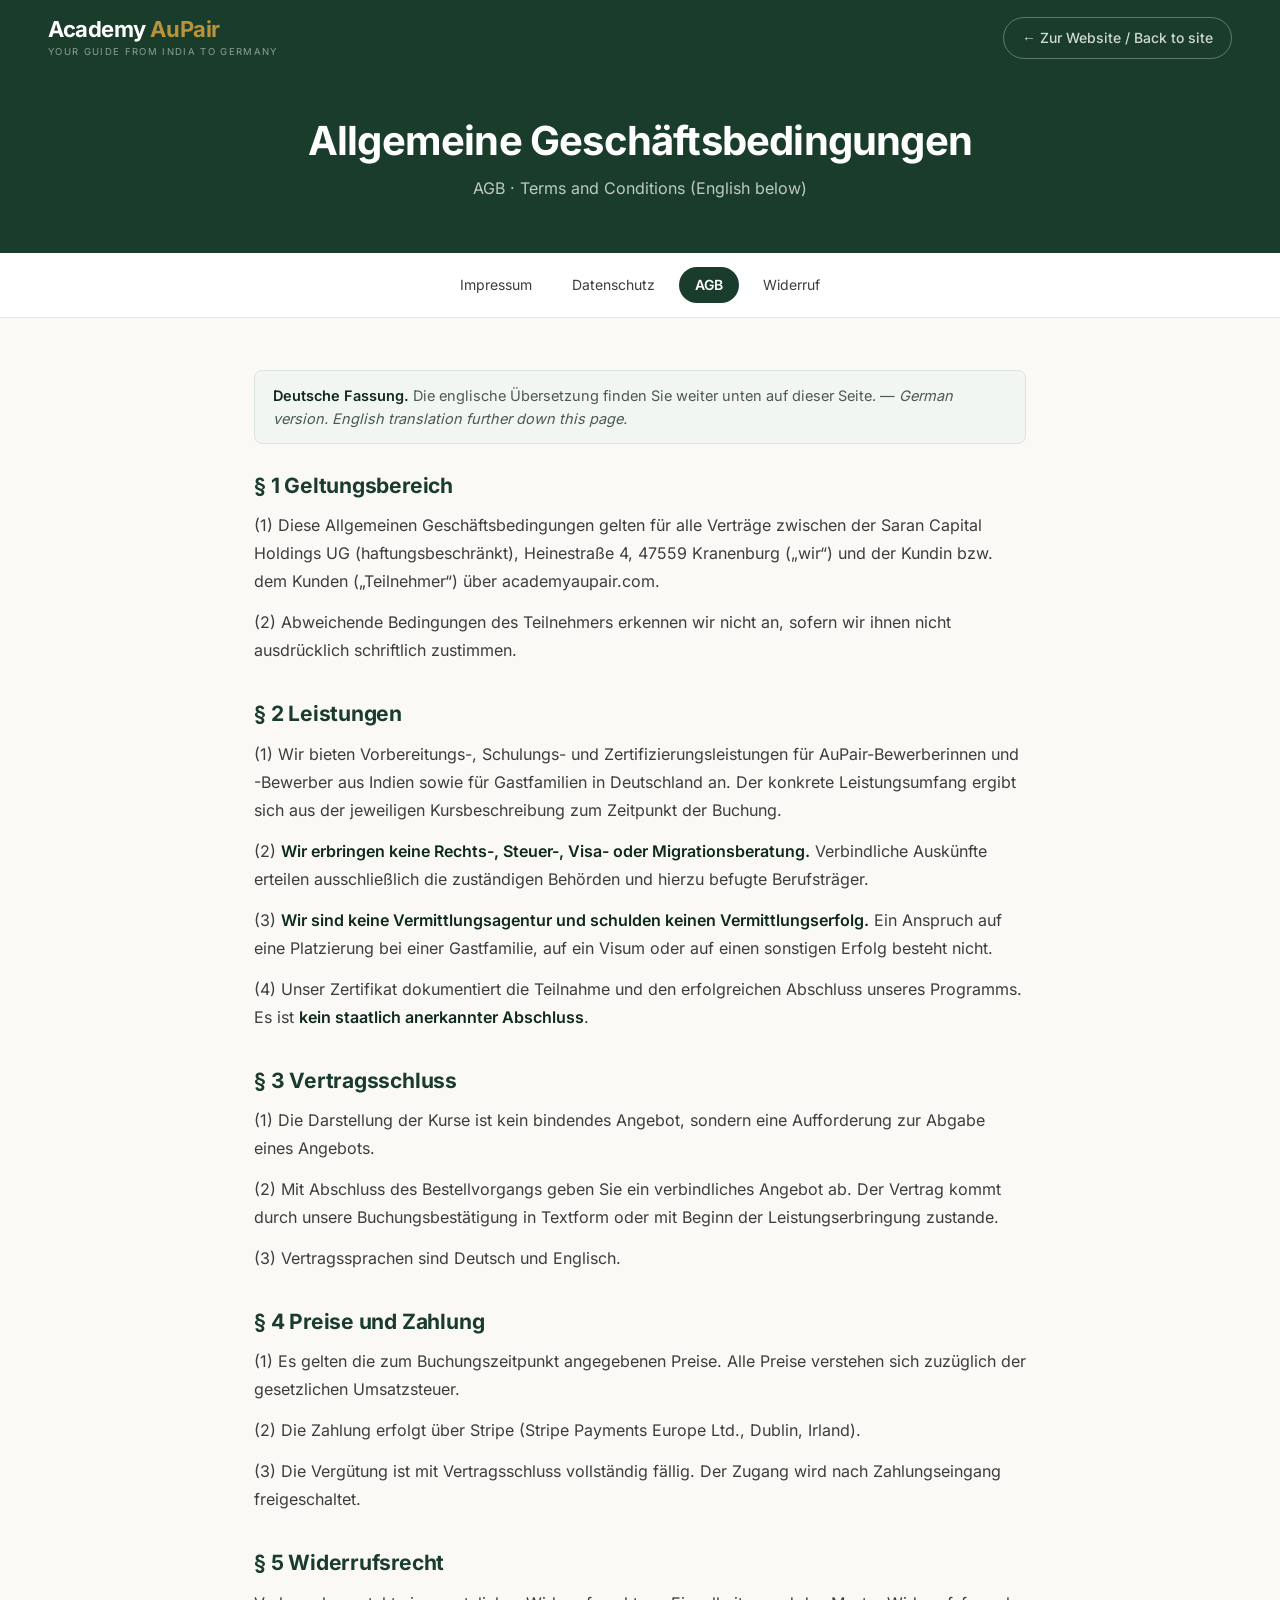
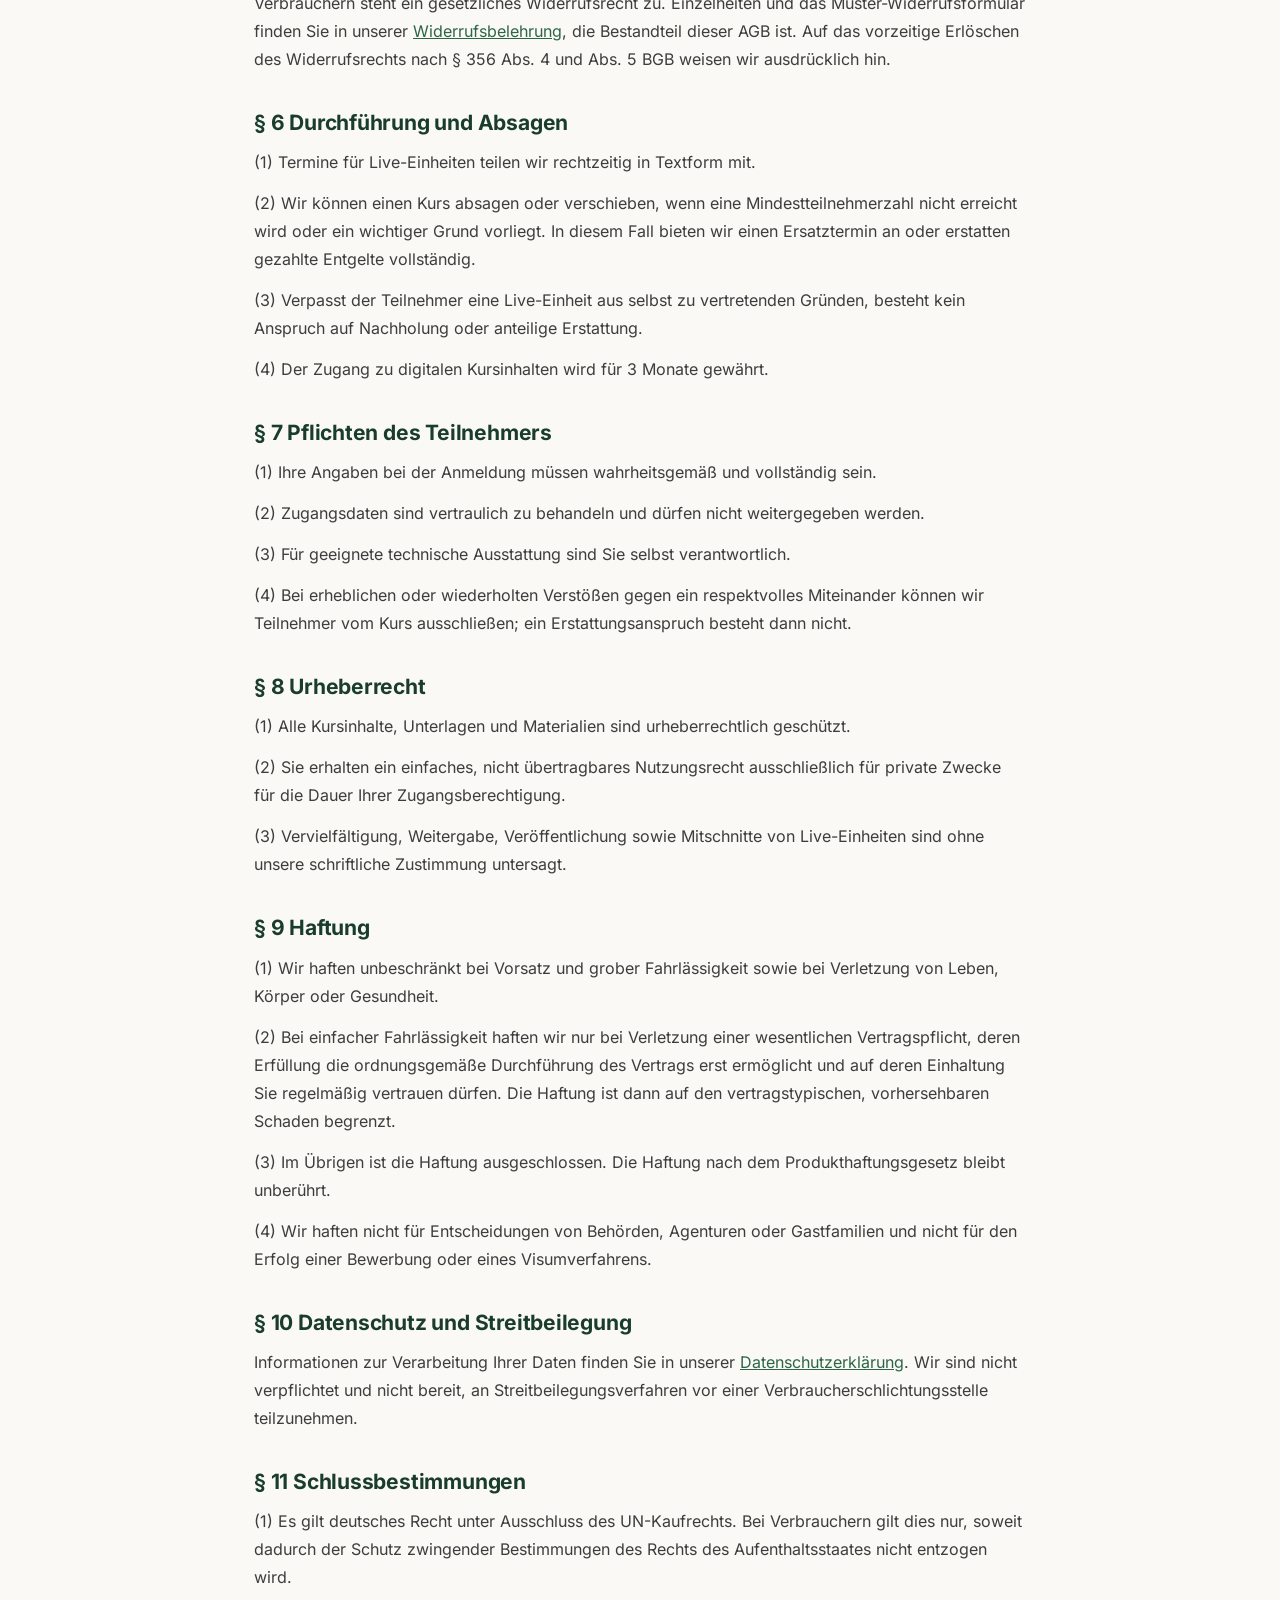
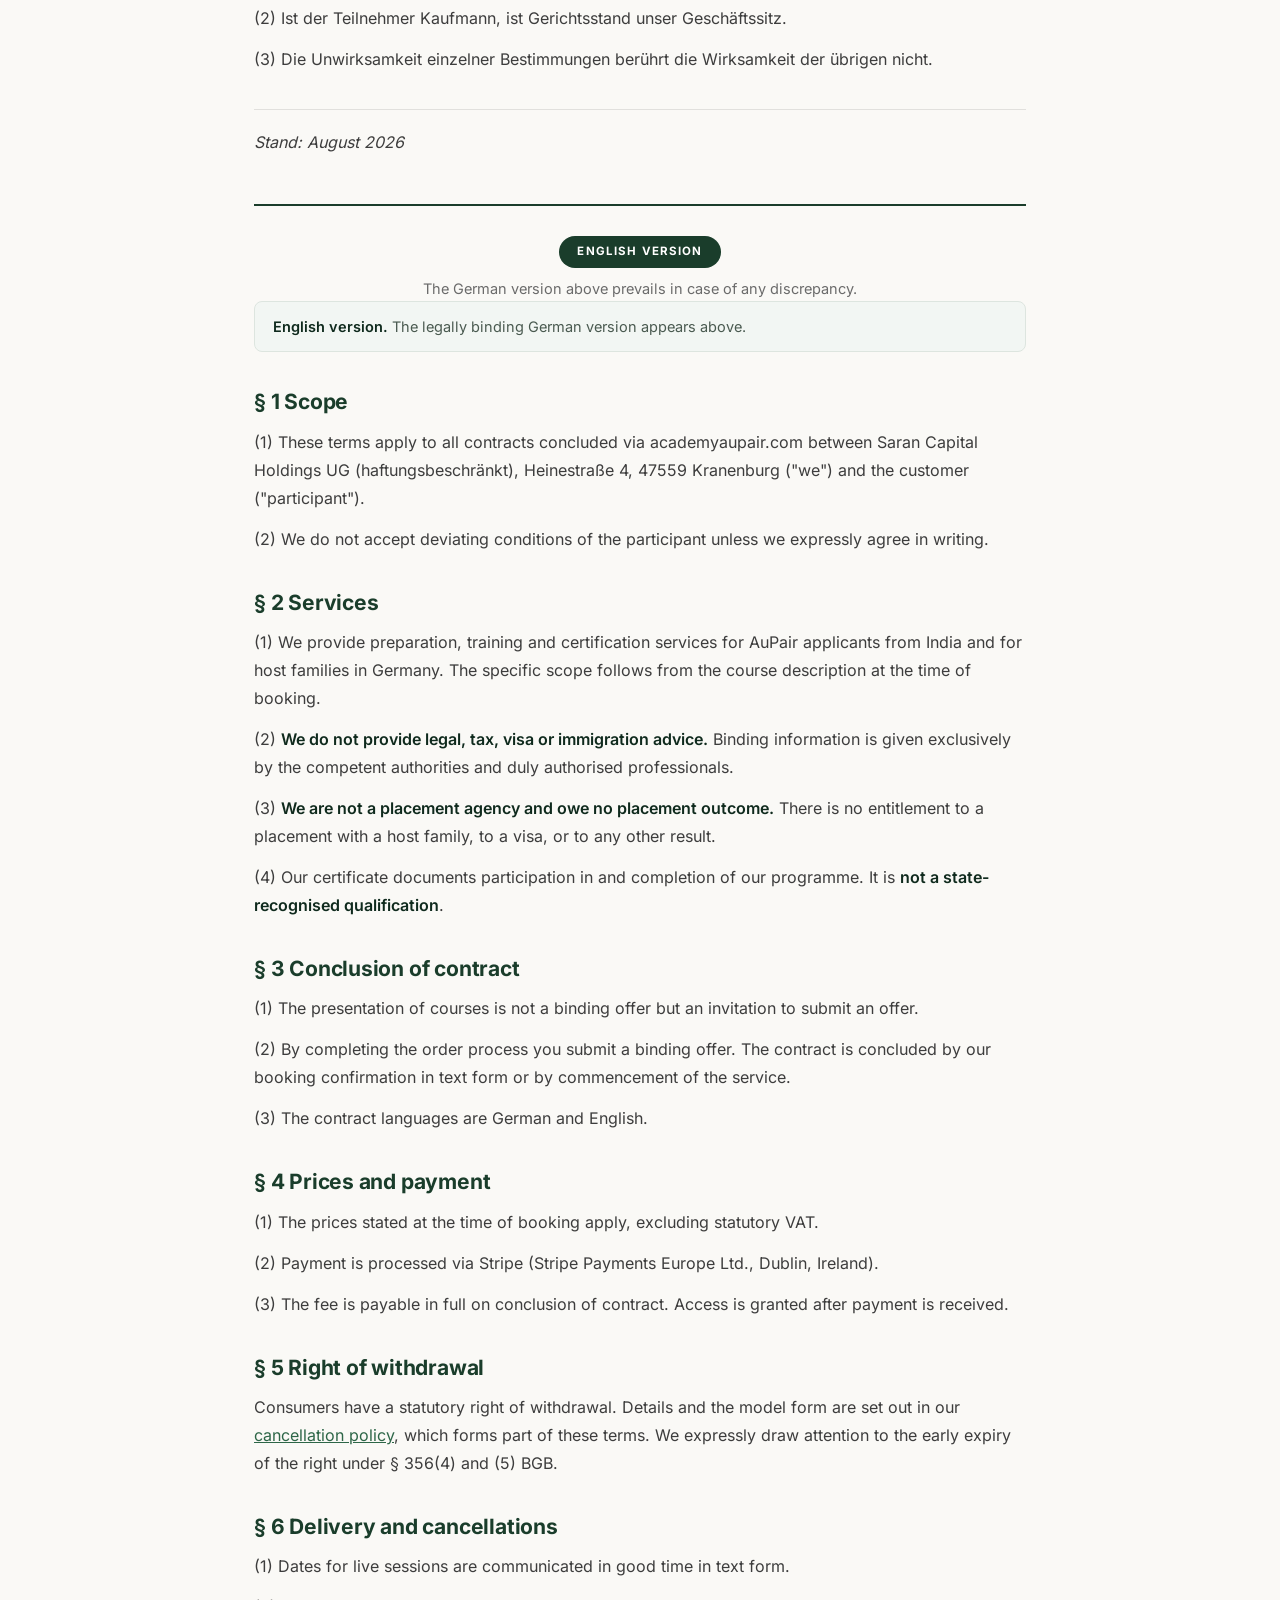
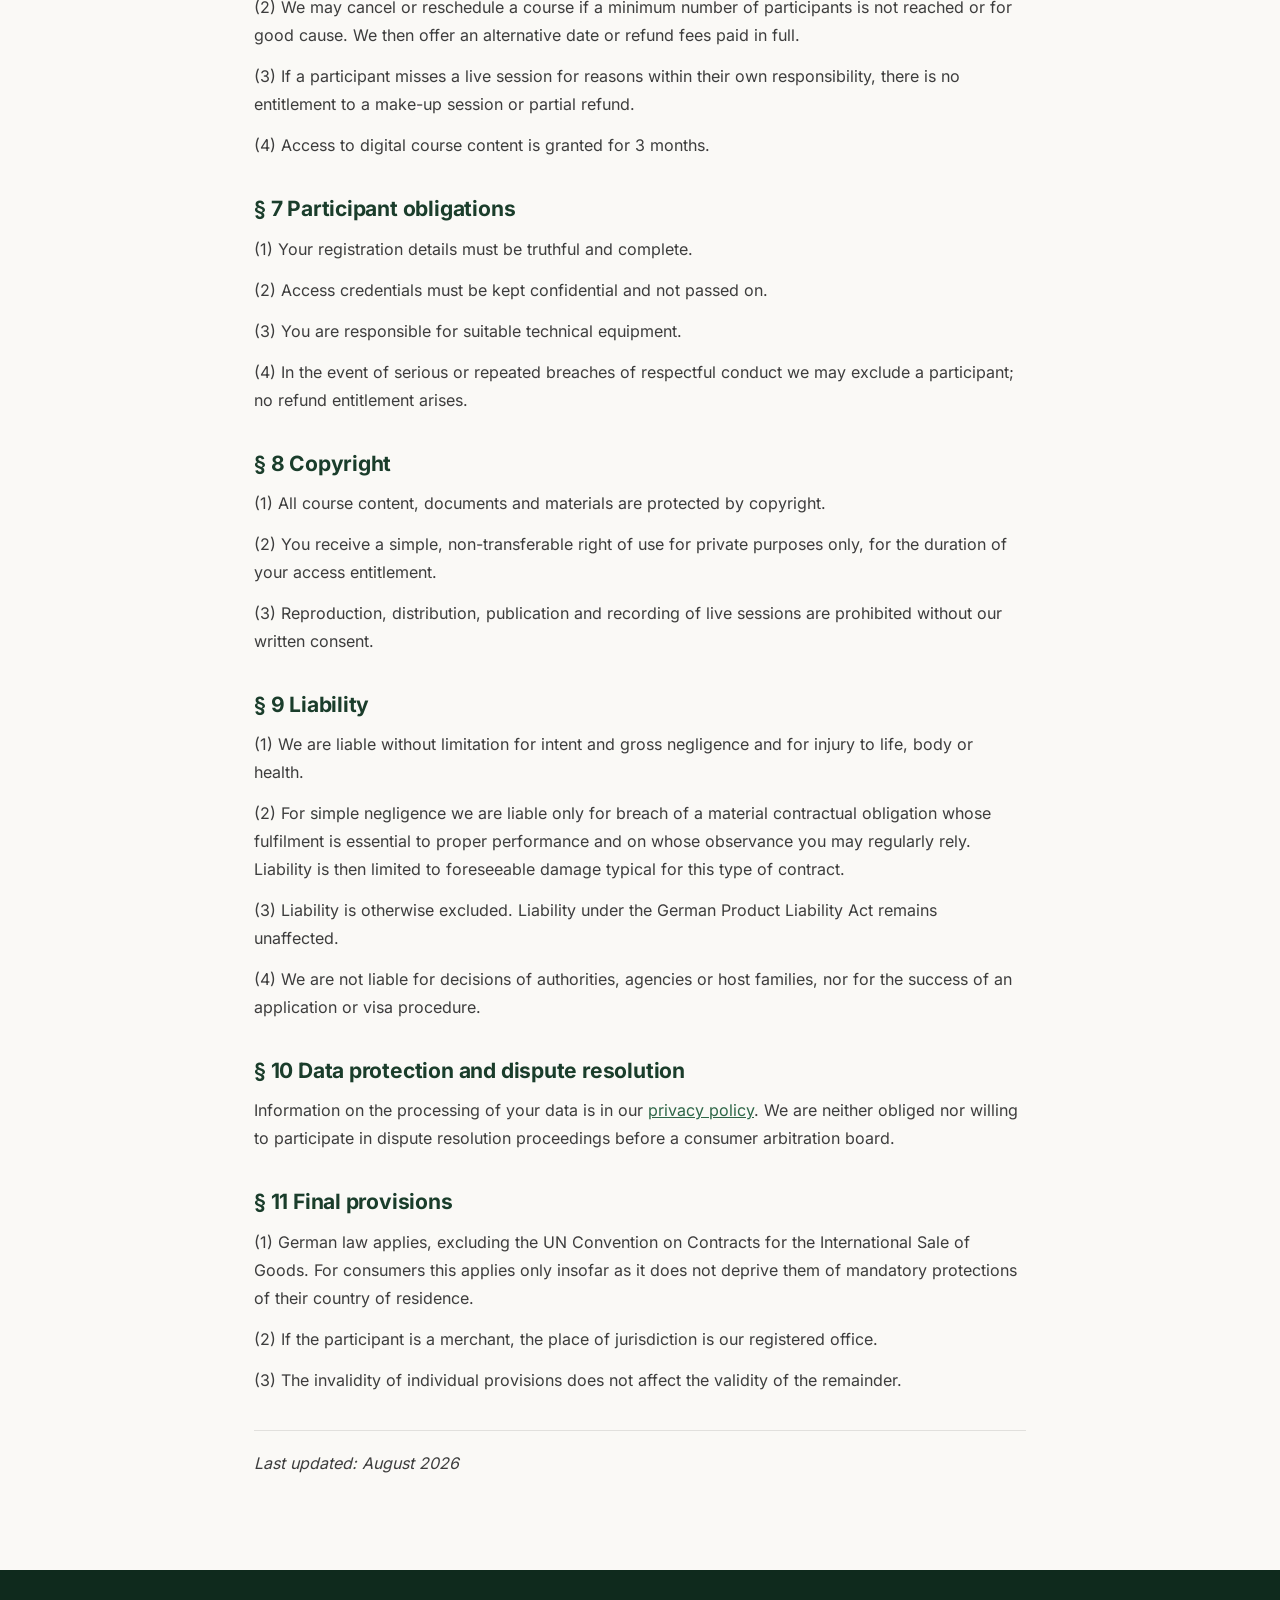
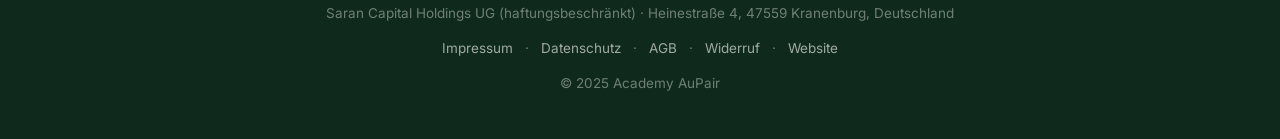
<file: agb.html>
<!DOCTYPE html>
<html lang="de">
<head>
<meta charset="UTF-8">
<meta name="viewport" content="width=device-width, initial-scale=1.0">
<title>Allgemeine Gesch&auml;ftsbedingungen | Academy AuPair</title>
<meta name="robots" content="index, follow">
<link rel="stylesheet" href="legal.css">
</head>
<body>

<div class="topnav">
  <a href="index.html" class="brand">
    <span class="brand-name">Academy <span>AuPair</span></span>
    <span class="brand-sub">Your guide from India to Germany</span>
  </a>
  <a href="index.html" class="backlink">&larr; Zur Website / Back to site</a>
</div>

<div class="hero">
  <h1>Allgemeine Gesch&auml;ftsbedingungen</h1>
  <p>AGB &middot; Terms and Conditions (English below)</p>
</div>

<nav class="legal-nav">
    <a href="impressum.html">Impressum</a>
    <a href="privacy.html">Datenschutz</a>
    <a href="agb.html" class="active">AGB</a>
    <a href="widerruf.html">Widerruf</a>
</nav>

<div class="wrap">
<div class="langnote"><strong>Deutsche Fassung.</strong> Die englische &Uuml;bersetzung finden Sie weiter unten auf dieser Seite. &mdash; <em>German version. English translation further down this page.</em></div>

<h2>&sect; 1 Geltungsbereich</h2>
<p>(1) Diese Allgemeinen Gesch&auml;ftsbedingungen gelten f&uuml;r alle Vertr&auml;ge zwischen der Saran Capital Holdings UG (haftungsbeschr&auml;nkt), Heinestra&szlig;e 4, 47559 Kranenburg (&bdquo;wir&ldquo;) und der Kundin bzw. dem Kunden (&bdquo;Teilnehmer&ldquo;) &uuml;ber academyaupair.com.</p>
<p>(2) Abweichende Bedingungen des Teilnehmers erkennen wir nicht an, sofern wir ihnen nicht ausdr&uuml;cklich schriftlich zustimmen.</p>

<h2>&sect; 2 Leistungen</h2>
<p>(1) Wir bieten Vorbereitungs-, Schulungs- und Zertifizierungsleistungen f&uuml;r AuPair-Bewerberinnen und -Bewerber aus Indien sowie f&uuml;r Gastfamilien in Deutschland an. Der konkrete Leistungsumfang ergibt sich aus der jeweiligen Kursbeschreibung zum Zeitpunkt der Buchung.</p>
<p>(2) <strong>Wir erbringen keine Rechts-, Steuer-, Visa- oder Migrationsberatung.</strong> Verbindliche Ausk&uuml;nfte erteilen ausschlie&szlig;lich die zust&auml;ndigen Beh&ouml;rden und hierzu befugte Berufstr&auml;ger.</p>
<p>(3) <strong>Wir sind keine Vermittlungsagentur und schulden keinen Vermittlungserfolg.</strong> Ein Anspruch auf eine Platzierung bei einer Gastfamilie, auf ein Visum oder auf einen sonstigen Erfolg besteht nicht.</p>
<p>(4) Unser Zertifikat dokumentiert die Teilnahme und den erfolgreichen Abschluss unseres Programms. Es ist <strong>kein staatlich anerkannter Abschluss</strong>.</p>

<h2>&sect; 3 Vertragsschluss</h2>
<p>(1) Die Darstellung der Kurse ist kein bindendes Angebot, sondern eine Aufforderung zur Abgabe eines Angebots.</p>
<p>(2) Mit Abschluss des Bestellvorgangs geben Sie ein verbindliches Angebot ab. Der Vertrag kommt durch unsere Buchungsbest&auml;tigung in Textform oder mit Beginn der Leistungserbringung zustande.</p>
<p>(3) Vertragssprachen sind Deutsch und Englisch.</p>

<h2>&sect; 4 Preise und Zahlung</h2>
<p>(1) Es gelten die zum Buchungszeitpunkt angegebenen Preise. Alle Preise verstehen sich zuz&uuml;glich der gesetzlichen Umsatzsteuer.</p>
<p>(2) Die Zahlung erfolgt &uuml;ber Stripe (Stripe Payments Europe Ltd., Dublin, Irland).</p>
<p>(3) Die Verg&uuml;tung ist mit Vertragsschluss vollst&auml;ndig f&auml;llig. Der Zugang wird nach Zahlungseingang freigeschaltet.</p>

<h2>&sect; 5 Widerrufsrecht</h2>
<p>Verbrauchern steht ein gesetzliches Widerrufsrecht zu. Einzelheiten und das Muster-Widerrufsformular finden Sie in unserer <a href="widerruf.html">Widerrufsbelehrung</a>, die Bestandteil dieser AGB ist. Auf das vorzeitige Erl&ouml;schen des Widerrufsrechts nach &sect; 356 Abs. 4 und Abs. 5 BGB weisen wir ausdr&uuml;cklich hin.</p>

<h2>&sect; 6 Durchf&uuml;hrung und Absagen</h2>
<p>(1) Termine f&uuml;r Live-Einheiten teilen wir rechtzeitig in Textform mit.</p>
<p>(2) Wir k&ouml;nnen einen Kurs absagen oder verschieben, wenn eine Mindestteilnehmerzahl nicht erreicht wird oder ein wichtiger Grund vorliegt. In diesem Fall bieten wir einen Ersatztermin an oder erstatten gezahlte Entgelte vollst&auml;ndig.</p>
<p>(3) Verpasst der Teilnehmer eine Live-Einheit aus selbst zu vertretenden Gr&uuml;nden, besteht kein Anspruch auf Nachholung oder anteilige Erstattung.</p>
<p>(4) Der Zugang zu digitalen Kursinhalten wird f&uuml;r 3 Monate gew&auml;hrt.</p>

<h2>&sect; 7 Pflichten des Teilnehmers</h2>
<p>(1) Ihre Angaben bei der Anmeldung m&uuml;ssen wahrheitsgem&auml;&szlig; und vollst&auml;ndig sein.</p>
<p>(2) Zugangsdaten sind vertraulich zu behandeln und d&uuml;rfen nicht weitergegeben werden.</p>
<p>(3) F&uuml;r geeignete technische Ausstattung sind Sie selbst verantwortlich.</p>
<p>(4) Bei erheblichen oder wiederholten Verst&ouml;&szlig;en gegen ein respektvolles Miteinander k&ouml;nnen wir Teilnehmer vom Kurs ausschlie&szlig;en; ein Erstattungsanspruch besteht dann nicht.</p>

<h2>&sect; 8 Urheberrecht</h2>
<p>(1) Alle Kursinhalte, Unterlagen und Materialien sind urheberrechtlich gesch&uuml;tzt.</p>
<p>(2) Sie erhalten ein einfaches, nicht &uuml;bertragbares Nutzungsrecht ausschlie&szlig;lich f&uuml;r private Zwecke f&uuml;r die Dauer Ihrer Zugangsberechtigung.</p>
<p>(3) Vervielf&auml;ltigung, Weitergabe, Ver&ouml;ffentlichung sowie Mitschnitte von Live-Einheiten sind ohne unsere schriftliche Zustimmung untersagt.</p>

<h2>&sect; 9 Haftung</h2>
<p>(1) Wir haften unbeschr&auml;nkt bei Vorsatz und grober Fahrl&auml;ssigkeit sowie bei Verletzung von Leben, K&ouml;rper oder Gesundheit.</p>
<p>(2) Bei einfacher Fahrl&auml;ssigkeit haften wir nur bei Verletzung einer wesentlichen Vertragspflicht, deren Erf&uuml;llung die ordnungsgem&auml;&szlig;e Durchf&uuml;hrung des Vertrags erst erm&ouml;glicht und auf deren Einhaltung Sie regelm&auml;&szlig;ig vertrauen d&uuml;rfen. Die Haftung ist dann auf den vertragstypischen, vorhersehbaren Schaden begrenzt.</p>
<p>(3) Im &Uuml;brigen ist die Haftung ausgeschlossen. Die Haftung nach dem Produkthaftungsgesetz bleibt unber&uuml;hrt.</p>
<p>(4) Wir haften nicht f&uuml;r Entscheidungen von Beh&ouml;rden, Agenturen oder Gastfamilien und nicht f&uuml;r den Erfolg einer Bewerbung oder eines Visumverfahrens.</p>

<h2>&sect; 10 Datenschutz und Streitbeilegung</h2>
<p>Informationen zur Verarbeitung Ihrer Daten finden Sie in unserer <a href="privacy.html">Datenschutzerkl&auml;rung</a>. Wir sind nicht verpflichtet und nicht bereit, an Streitbeilegungsverfahren vor einer Verbraucherschlichtungsstelle teilzunehmen.</p>

<h2>&sect; 11 Schlussbestimmungen</h2>
<p>(1) Es gilt deutsches Recht unter Ausschluss des UN-Kaufrechts. Bei Verbrauchern gilt dies nur, soweit dadurch der Schutz zwingender Bestimmungen des Rechts des Aufenthaltsstaates nicht entzogen wird.</p>
<p>(2) Ist der Teilnehmer Kaufmann, ist Gerichtsstand unser Gesch&auml;ftssitz.</p>
<p>(3) Die Unwirksamkeit einzelner Bestimmungen ber&uuml;hrt die Wirksamkeit der &uuml;brigen nicht.</p>

<p class="updated">Stand: August 2026</p>

<div class="divider">
  <div class="divider-badge">English version</div>
  <p>The German version above prevails in case of any discrepancy.</p>
</div>
<div class="langnote"><strong>English version.</strong> The legally binding German version appears above.</div>

<h2>&sect; 1 Scope</h2>
<p>(1) These terms apply to all contracts concluded via academyaupair.com between Saran Capital Holdings UG (haftungsbeschr&auml;nkt), Heinestra&szlig;e 4, 47559 Kranenburg (&quot;we&quot;) and the customer (&quot;participant&quot;).</p>
<p>(2) We do not accept deviating conditions of the participant unless we expressly agree in writing.</p>

<h2>&sect; 2 Services</h2>
<p>(1) We provide preparation, training and certification services for AuPair applicants from India and for host families in Germany. The specific scope follows from the course description at the time of booking.</p>
<p>(2) <strong>We do not provide legal, tax, visa or immigration advice.</strong> Binding information is given exclusively by the competent authorities and duly authorised professionals.</p>
<p>(3) <strong>We are not a placement agency and owe no placement outcome.</strong> There is no entitlement to a placement with a host family, to a visa, or to any other result.</p>
<p>(4) Our certificate documents participation in and completion of our programme. It is <strong>not a state-recognised qualification</strong>.</p>

<h2>&sect; 3 Conclusion of contract</h2>
<p>(1) The presentation of courses is not a binding offer but an invitation to submit an offer.</p>
<p>(2) By completing the order process you submit a binding offer. The contract is concluded by our booking confirmation in text form or by commencement of the service.</p>
<p>(3) The contract languages are German and English.</p>

<h2>&sect; 4 Prices and payment</h2>
<p>(1) The prices stated at the time of booking apply, excluding statutory VAT.</p>
<p>(2) Payment is processed via Stripe (Stripe Payments Europe Ltd., Dublin, Ireland).</p>
<p>(3) The fee is payable in full on conclusion of contract. Access is granted after payment is received.</p>

<h2>&sect; 5 Right of withdrawal</h2>
<p>Consumers have a statutory right of withdrawal. Details and the model form are set out in our <a href="widerruf.html">cancellation policy</a>, which forms part of these terms. We expressly draw attention to the early expiry of the right under &sect; 356(4) and (5) BGB.</p>

<h2>&sect; 6 Delivery and cancellations</h2>
<p>(1) Dates for live sessions are communicated in good time in text form.</p>
<p>(2) We may cancel or reschedule a course if a minimum number of participants is not reached or for good cause. We then offer an alternative date or refund fees paid in full.</p>
<p>(3) If a participant misses a live session for reasons within their own responsibility, there is no entitlement to a make-up session or partial refund.</p>
<p>(4) Access to digital course content is granted for 3 months.</p>

<h2>&sect; 7 Participant obligations</h2>
<p>(1) Your registration details must be truthful and complete.</p>
<p>(2) Access credentials must be kept confidential and not passed on.</p>
<p>(3) You are responsible for suitable technical equipment.</p>
<p>(4) In the event of serious or repeated breaches of respectful conduct we may exclude a participant; no refund entitlement arises.</p>

<h2>&sect; 8 Copyright</h2>
<p>(1) All course content, documents and materials are protected by copyright.</p>
<p>(2) You receive a simple, non-transferable right of use for private purposes only, for the duration of your access entitlement.</p>
<p>(3) Reproduction, distribution, publication and recording of live sessions are prohibited without our written consent.</p>

<h2>&sect; 9 Liability</h2>
<p>(1) We are liable without limitation for intent and gross negligence and for injury to life, body or health.</p>
<p>(2) For simple negligence we are liable only for breach of a material contractual obligation whose fulfilment is essential to proper performance and on whose observance you may regularly rely. Liability is then limited to foreseeable damage typical for this type of contract.</p>
<p>(3) Liability is otherwise excluded. Liability under the German Product Liability Act remains unaffected.</p>
<p>(4) We are not liable for decisions of authorities, agencies or host families, nor for the success of an application or visa procedure.</p>

<h2>&sect; 10 Data protection and dispute resolution</h2>
<p>Information on the processing of your data is in our <a href="privacy.html">privacy policy</a>. We are neither obliged nor willing to participate in dispute resolution proceedings before a consumer arbitration board.</p>

<h2>&sect; 11 Final provisions</h2>
<p>(1) German law applies, excluding the UN Convention on Contracts for the International Sale of Goods. For consumers this applies only insofar as it does not deprive them of mandatory protections of their country of residence.</p>
<p>(2) If the participant is a merchant, the place of jurisdiction is our registered office.</p>
<p>(3) The invalidity of individual provisions does not affect the validity of the remainder.</p>

<p class="updated">Last updated: August 2026</p>

</div>

<footer>
  <p>Saran Capital Holdings UG (haftungsbeschr&auml;nkt) &middot; Heinestra&szlig;e 4, 47559 Kranenburg, Deutschland</p>
  <p>
    <a href="impressum.html">Impressum</a> &middot;
    <a href="privacy.html">Datenschutz</a> &middot;
    <a href="agb.html">AGB</a> &middot;
    <a href="widerruf.html">Widerruf</a> &middot;
    <a href="index.html">Website</a>
  </p>
  <p style="margin-top:12px;">&copy; 2025 Academy AuPair</p>
</footer>

</body>
</html>
</file>
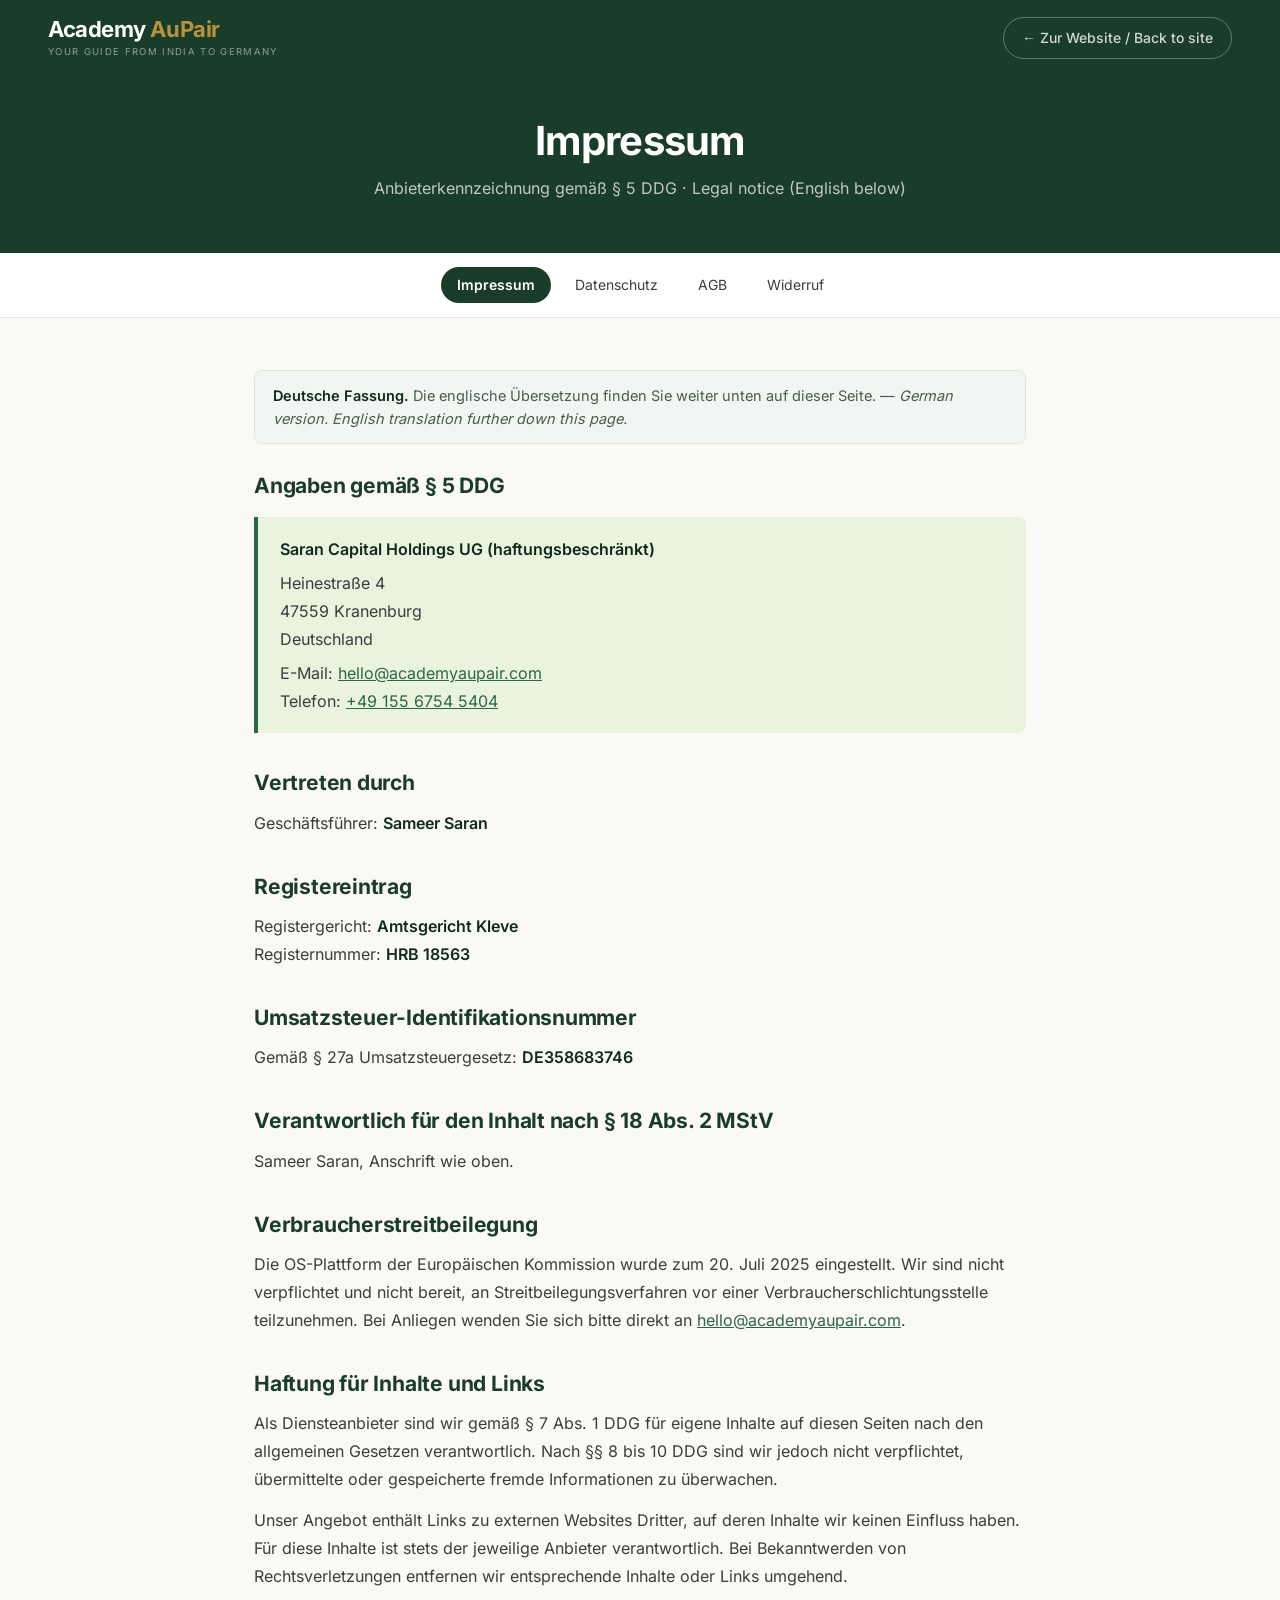
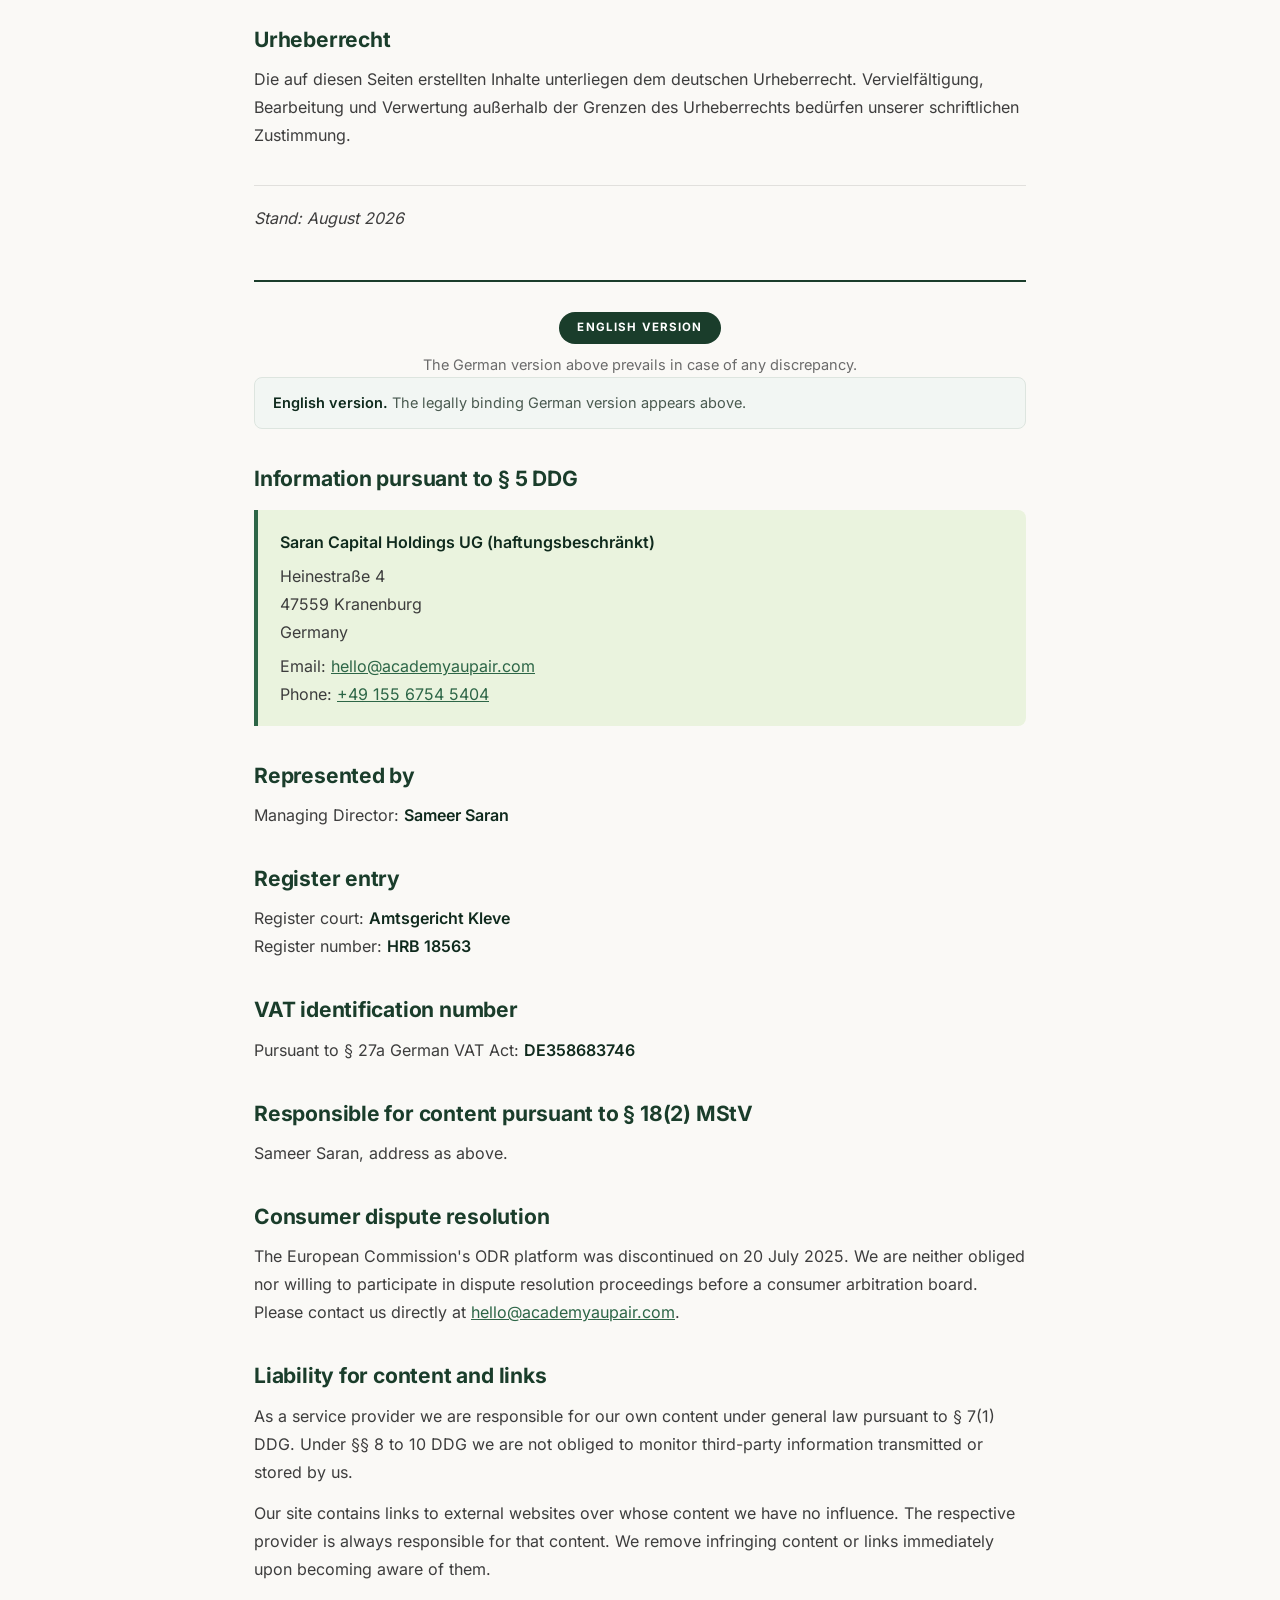
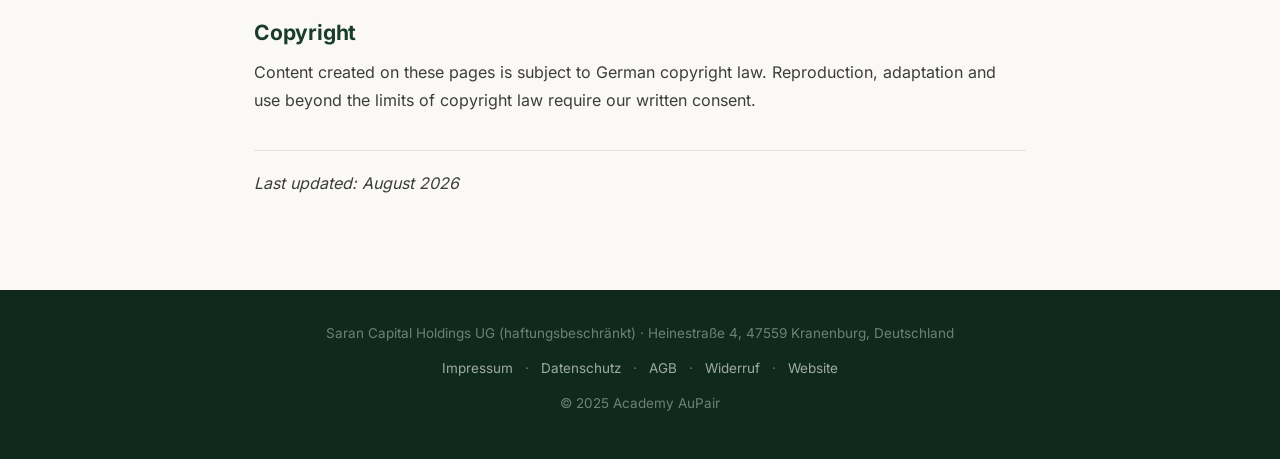
<file: impressum.html>
<!DOCTYPE html>
<html lang="de">
<head>
<meta charset="UTF-8">
<meta name="viewport" content="width=device-width, initial-scale=1.0">
<title>Impressum | Academy AuPair</title>
<meta name="robots" content="index, follow">
<link rel="stylesheet" href="legal.css">
</head>
<body>

<div class="topnav">
  <a href="index.html" class="brand">
    <span class="brand-name">Academy <span>AuPair</span></span>
    <span class="brand-sub">Your guide from India to Germany</span>
  </a>
  <a href="index.html" class="backlink">&larr; Zur Website / Back to site</a>
</div>

<div class="hero">
  <h1>Impressum</h1>
  <p>Anbieterkennzeichnung gem&auml;&szlig; &sect; 5 DDG &middot; Legal notice (English below)</p>
</div>

<nav class="legal-nav">
    <a href="impressum.html" class="active">Impressum</a>
    <a href="privacy.html">Datenschutz</a>
    <a href="agb.html">AGB</a>
    <a href="widerruf.html">Widerruf</a>
</nav>

<div class="wrap">
<div class="langnote"><strong>Deutsche Fassung.</strong> Die englische &Uuml;bersetzung finden Sie weiter unten auf dieser Seite. &mdash; <em>German version. English translation further down this page.</em></div>

<h2>Angaben gem&auml;&szlig; &sect; 5 DDG</h2>
<div class="box">
  <p><strong>Saran Capital Holdings UG (haftungsbeschr&auml;nkt)</strong></p>
  <p>Heinestra&szlig;e 4<br>47559 Kranenburg<br>Deutschland</p>
  <p>E-Mail: <a href="mailto:hello@academyaupair.com">hello@academyaupair.com</a><br>Telefon: <a href="tel:+4915567545404">+49 155 6754 5404</a></p>
</div>
<h2>Vertreten durch</h2>
<p>Gesch&auml;ftsf&uuml;hrer: <strong>Sameer Saran</strong></p>

<h2>Registereintrag</h2>
<p>Registergericht: <strong>Amtsgericht Kleve</strong><br>
Registernummer: <strong>HRB 18563</strong></p>

<h2>Umsatzsteuer-Identifikationsnummer</h2>
<p>Gem&auml;&szlig; &sect; 27a Umsatzsteuergesetz: <strong>DE358683746</strong></p>

<h2>Verantwortlich f&uuml;r den Inhalt nach &sect; 18 Abs. 2 MStV</h2>
<p>Sameer Saran, Anschrift wie oben.</p>

<h2>Verbraucherstreitbeilegung</h2>
<p>Die OS-Plattform der Europ&auml;ischen Kommission wurde zum 20. Juli 2025 eingestellt. Wir sind nicht verpflichtet und nicht bereit, an Streitbeilegungsverfahren vor einer Verbraucherschlichtungsstelle teilzunehmen. Bei Anliegen wenden Sie sich bitte direkt an <a href="mailto:hello@academyaupair.com">hello@academyaupair.com</a>.</p>

<h2>Haftung f&uuml;r Inhalte und Links</h2>
<p>Als Diensteanbieter sind wir gem&auml;&szlig; &sect; 7 Abs. 1 DDG f&uuml;r eigene Inhalte auf diesen Seiten nach den allgemeinen Gesetzen verantwortlich. Nach &sect;&sect; 8 bis 10 DDG sind wir jedoch nicht verpflichtet, &uuml;bermittelte oder gespeicherte fremde Informationen zu &uuml;berwachen.</p>
<p>Unser Angebot enth&auml;lt Links zu externen Websites Dritter, auf deren Inhalte wir keinen Einfluss haben. F&uuml;r diese Inhalte ist stets der jeweilige Anbieter verantwortlich. Bei Bekanntwerden von Rechtsverletzungen entfernen wir entsprechende Inhalte oder Links umgehend.</p>

<h2>Urheberrecht</h2>
<p>Die auf diesen Seiten erstellten Inhalte unterliegen dem deutschen Urheberrecht. Vervielf&auml;ltigung, Bearbeitung und Verwertung au&szlig;erhalb der Grenzen des Urheberrechts bed&uuml;rfen unserer schriftlichen Zustimmung.</p>

<p class="updated">Stand: August 2026</p>

<div class="divider">
  <div class="divider-badge">English version</div>
  <p>The German version above prevails in case of any discrepancy.</p>
</div>
<div class="langnote"><strong>English version.</strong> The legally binding German version appears above.</div>

<h2>Information pursuant to &sect; 5 DDG</h2>
<div class="box">
  <p><strong>Saran Capital Holdings UG (haftungsbeschr&auml;nkt)</strong></p>
  <p>Heinestra&szlig;e 4<br>47559 Kranenburg<br>Germany</p>
  <p>Email: <a href="mailto:hello@academyaupair.com">hello@academyaupair.com</a><br>Phone: <a href="tel:+4915567545404">+49 155 6754 5404</a></p>
</div>

<h2>Represented by</h2>
<p>Managing Director: <strong>Sameer Saran</strong></p>

<h2>Register entry</h2>
<p>Register court: <strong>Amtsgericht Kleve</strong><br>Register number: <strong>HRB 18563</strong></p>

<h2>VAT identification number</h2>
<p>Pursuant to &sect; 27a German VAT Act: <strong>DE358683746</strong></p>

<h2>Responsible for content pursuant to &sect; 18(2) MStV</h2>
<p>Sameer Saran, address as above.</p>

<h2>Consumer dispute resolution</h2>
<p>The European Commission's ODR platform was discontinued on 20 July 2025. We are neither obliged nor willing to participate in dispute resolution proceedings before a consumer arbitration board. Please contact us directly at <a href="mailto:hello@academyaupair.com">hello@academyaupair.com</a>.</p>

<h2>Liability for content and links</h2>
<p>As a service provider we are responsible for our own content under general law pursuant to &sect; 7(1) DDG. Under &sect;&sect; 8 to 10 DDG we are not obliged to monitor third-party information transmitted or stored by us.</p>
<p>Our site contains links to external websites over whose content we have no influence. The respective provider is always responsible for that content. We remove infringing content or links immediately upon becoming aware of them.</p>

<h2>Copyright</h2>
<p>Content created on these pages is subject to German copyright law. Reproduction, adaptation and use beyond the limits of copyright law require our written consent.</p>

<p class="updated">Last updated: August 2026</p>

</div>

<footer>
  <p>Saran Capital Holdings UG (haftungsbeschr&auml;nkt) &middot; Heinestra&szlig;e 4, 47559 Kranenburg, Deutschland</p>
  <p>
    <a href="impressum.html">Impressum</a> &middot;
    <a href="privacy.html">Datenschutz</a> &middot;
    <a href="agb.html">AGB</a> &middot;
    <a href="widerruf.html">Widerruf</a> &middot;
    <a href="index.html">Website</a>
  </p>
  <p style="margin-top:12px;">&copy; 2025 Academy AuPair</p>
</footer>

</body>
</html>
</file>
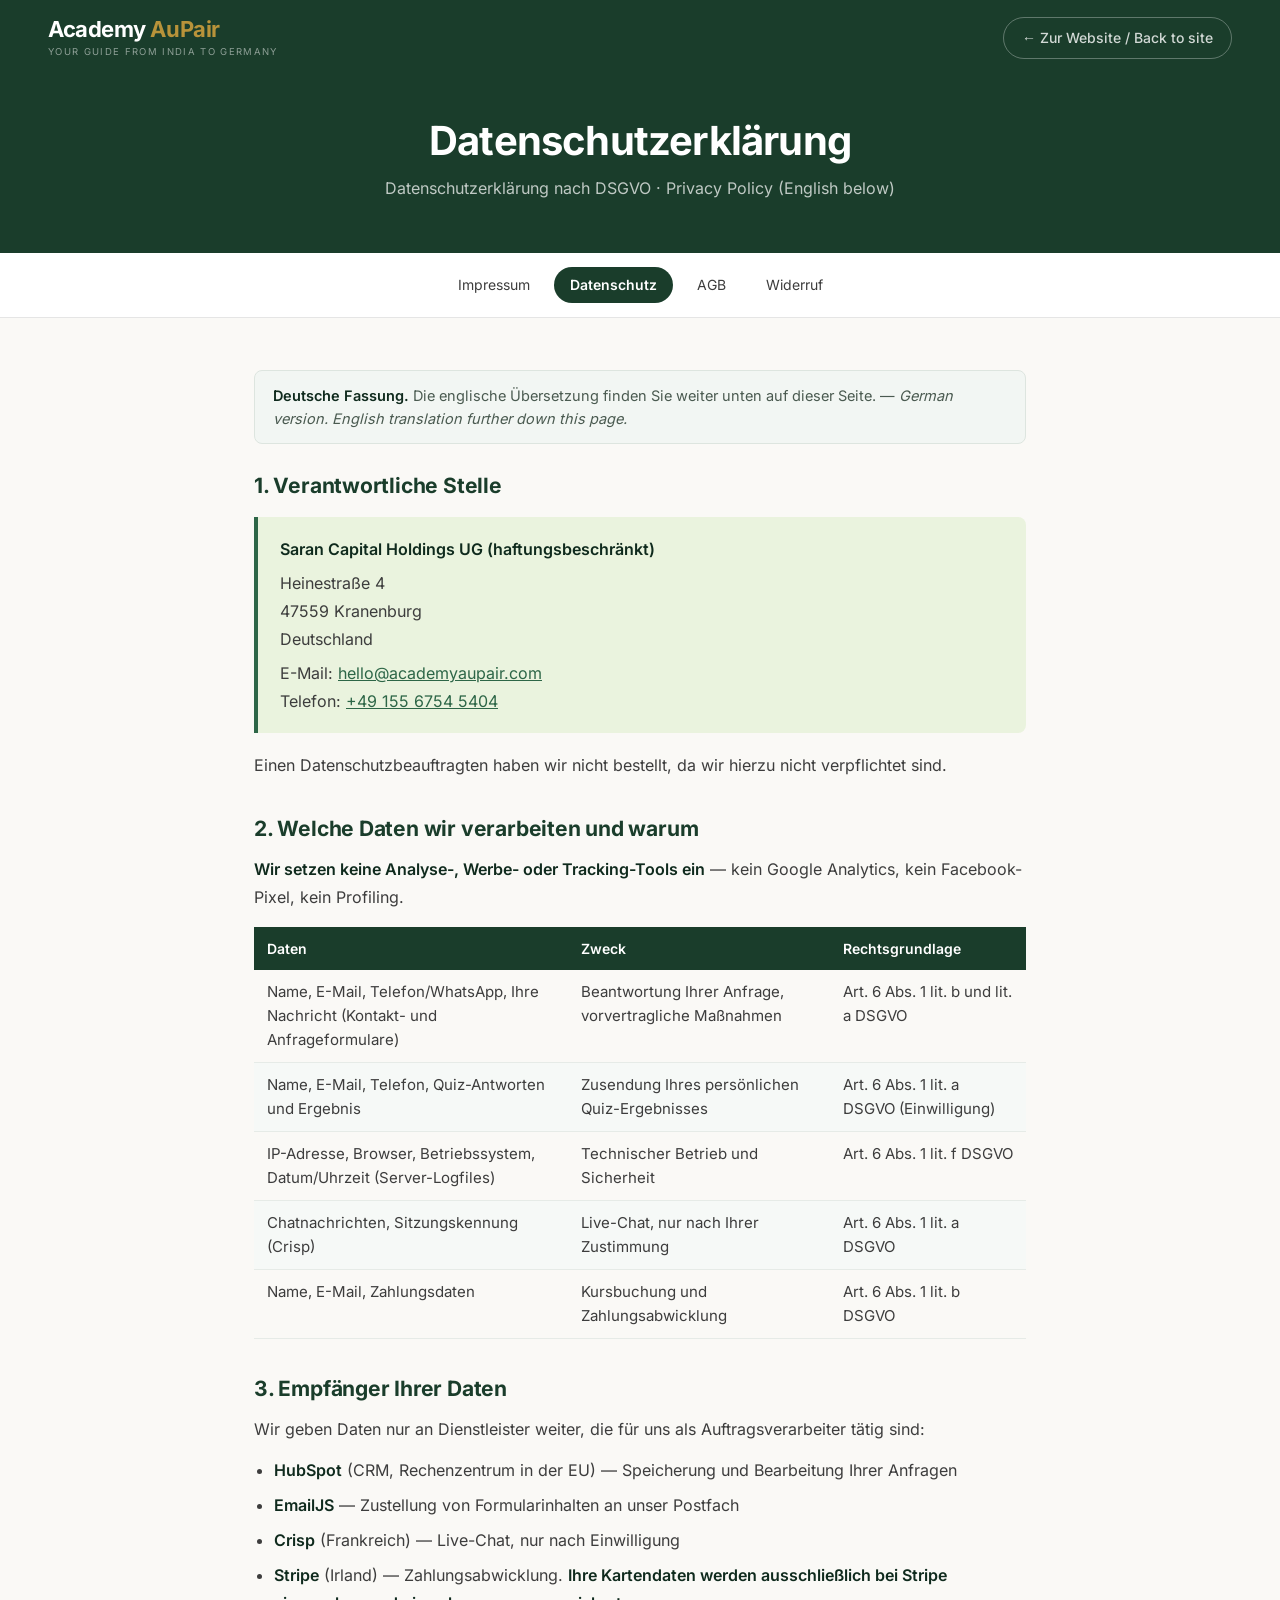
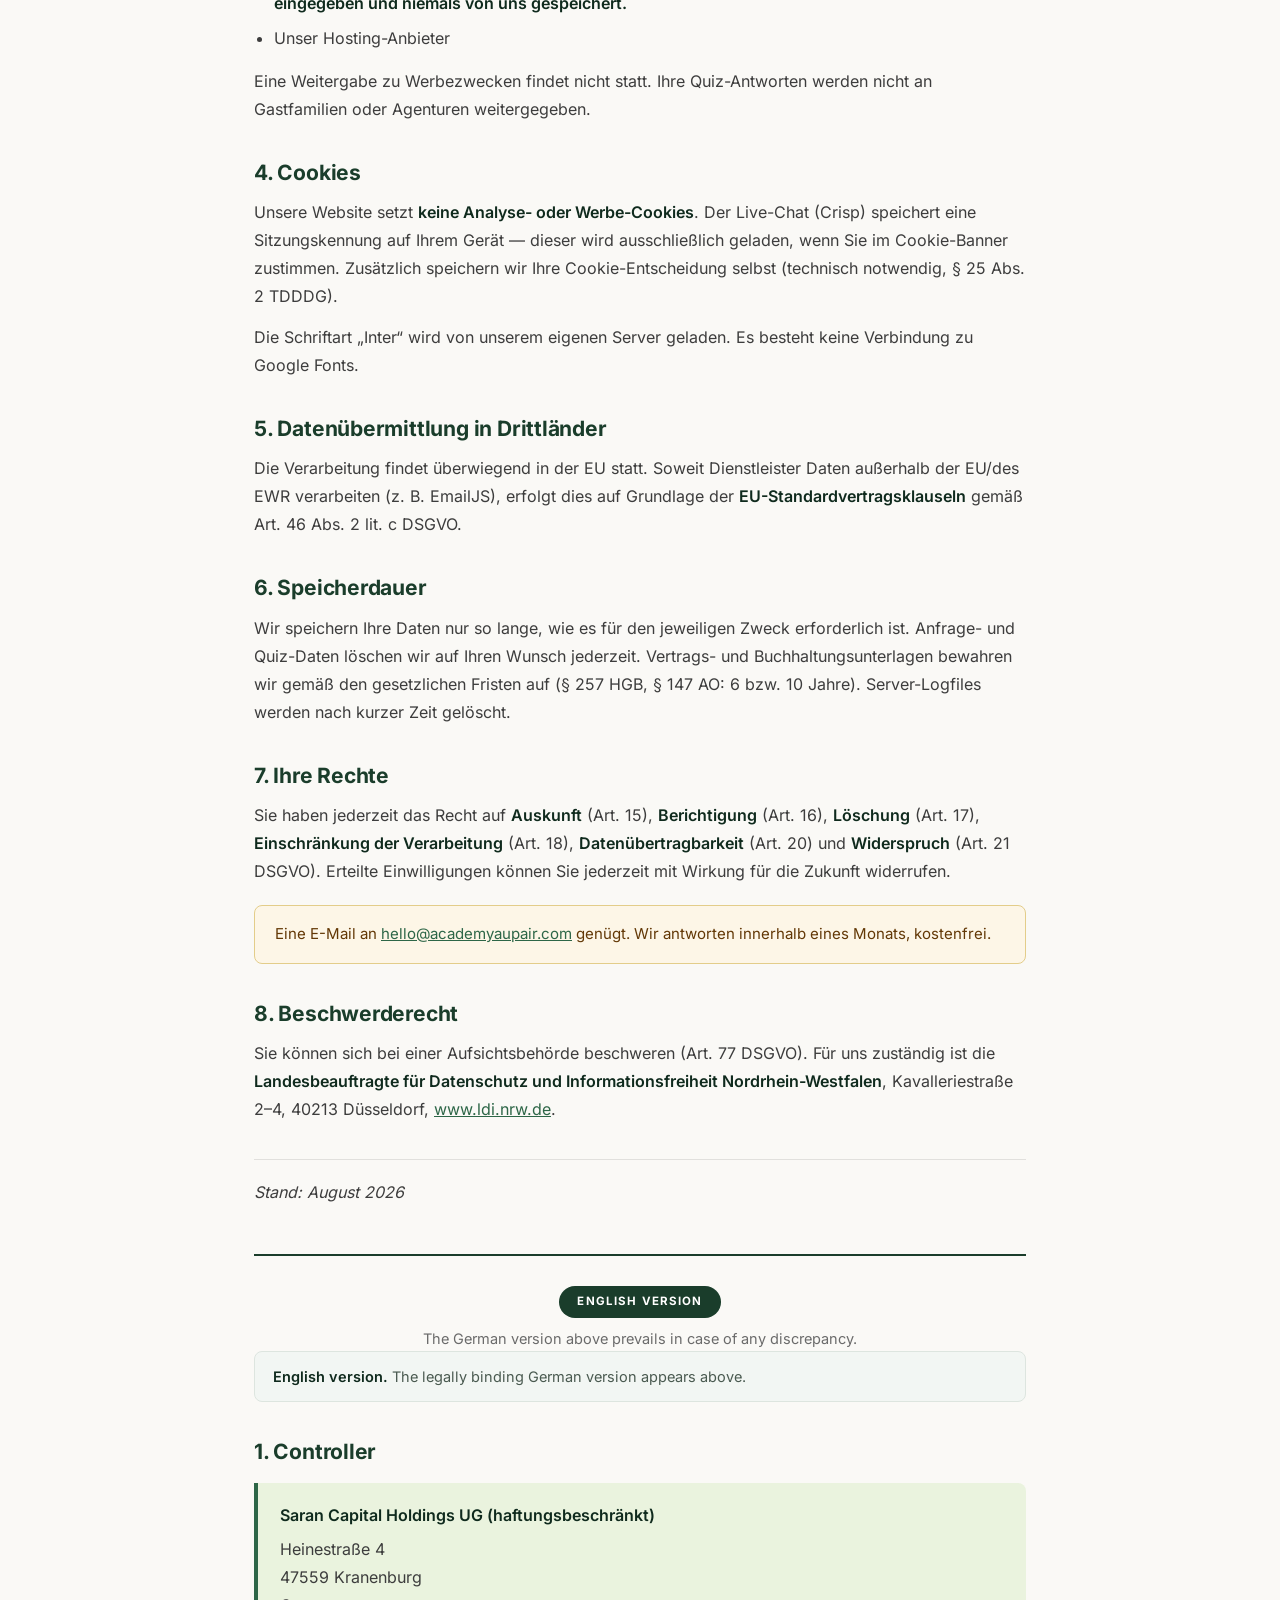
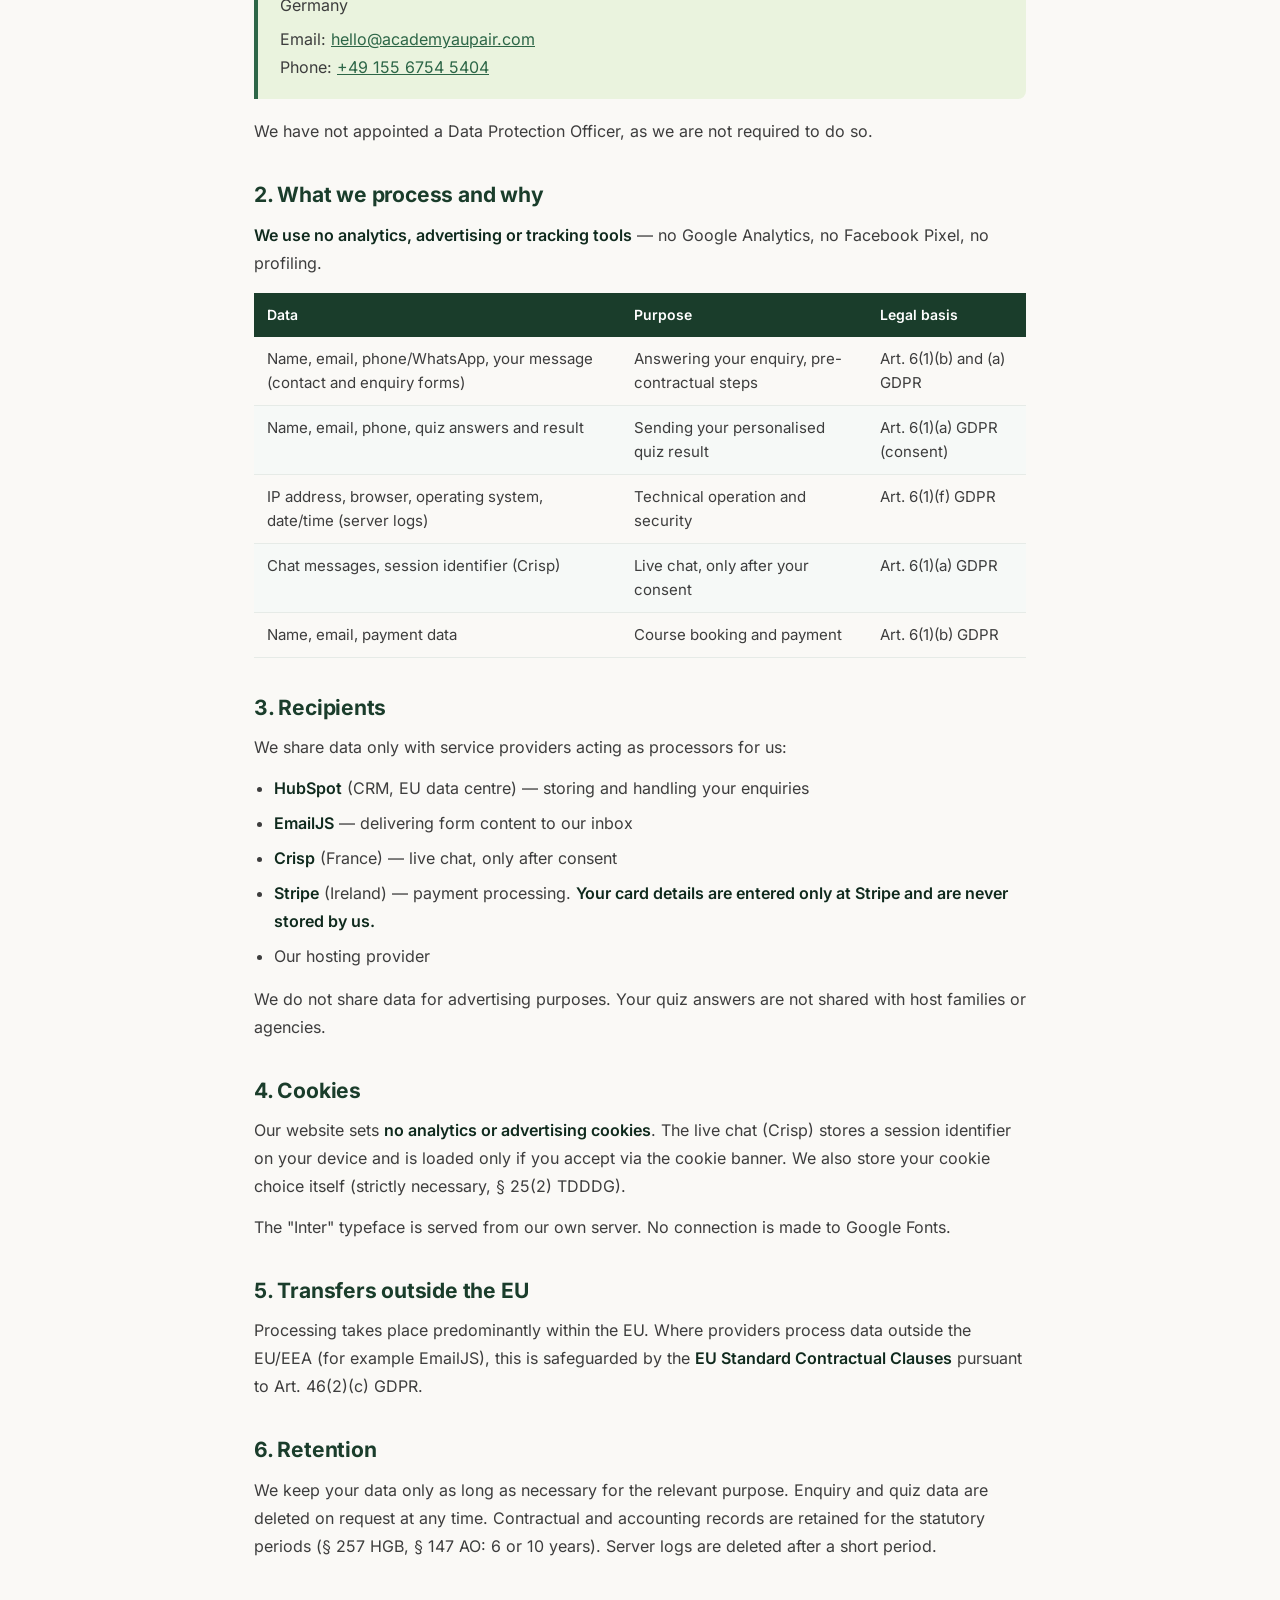
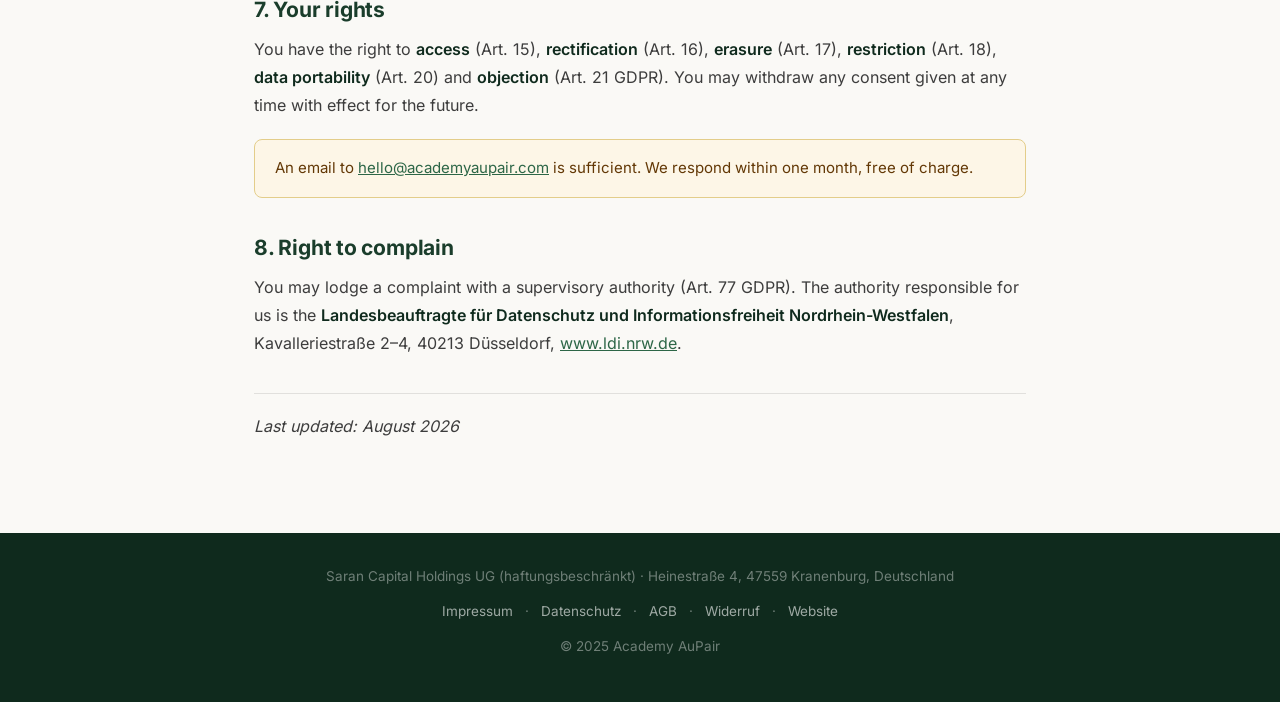
<file: privacy.html>
<!DOCTYPE html>
<html lang="de">
<head>
<meta charset="UTF-8">
<meta name="viewport" content="width=device-width, initial-scale=1.0">
<title>Datenschutzerkl&auml;rung | Academy AuPair</title>
<meta name="robots" content="index, follow">
<link rel="stylesheet" href="legal.css">
</head>
<body>

<div class="topnav">
  <a href="index.html" class="brand">
    <span class="brand-name">Academy <span>AuPair</span></span>
    <span class="brand-sub">Your guide from India to Germany</span>
  </a>
  <a href="index.html" class="backlink">&larr; Zur Website / Back to site</a>
</div>

<div class="hero">
  <h1>Datenschutzerkl&auml;rung</h1>
  <p>Datenschutzerkl&auml;rung nach DSGVO &middot; Privacy Policy (English below)</p>
</div>

<nav class="legal-nav">
    <a href="impressum.html">Impressum</a>
    <a href="privacy.html" class="active">Datenschutz</a>
    <a href="agb.html">AGB</a>
    <a href="widerruf.html">Widerruf</a>
</nav>

<div class="wrap">
<div class="langnote"><strong>Deutsche Fassung.</strong> Die englische &Uuml;bersetzung finden Sie weiter unten auf dieser Seite. &mdash; <em>German version. English translation further down this page.</em></div>

<h2>1. Verantwortliche Stelle</h2>
<div class="box">
  <p><strong>Saran Capital Holdings UG (haftungsbeschr&auml;nkt)</strong></p>
  <p>Heinestra&szlig;e 4<br>47559 Kranenburg<br>Deutschland</p>
  <p>E-Mail: <a href="mailto:hello@academyaupair.com">hello@academyaupair.com</a><br>Telefon: <a href="tel:+4915567545404">+49 155 6754 5404</a></p>
</div>
<p>Einen Datenschutzbeauftragten haben wir nicht bestellt, da wir hierzu nicht verpflichtet sind.</p>

<h2>2. Welche Daten wir verarbeiten und warum</h2>
<p><strong>Wir setzen keine Analyse-, Werbe- oder Tracking-Tools ein</strong> &mdash; kein Google Analytics, kein Facebook-Pixel, kein Profiling.</p>
<table>
  <thead><tr><th>Daten</th><th>Zweck</th><th>Rechtsgrundlage</th></tr></thead>
  <tbody>
    <tr><td>Name, E-Mail, Telefon/WhatsApp, Ihre Nachricht (Kontakt- und Anfrageformulare)</td><td>Beantwortung Ihrer Anfrage, vorvertragliche Ma&szlig;nahmen</td><td>Art. 6 Abs. 1 lit. b und lit. a DSGVO</td></tr>
    <tr><td>Name, E-Mail, Telefon, Quiz-Antworten und Ergebnis</td><td>Zusendung Ihres pers&ouml;nlichen Quiz-Ergebnisses</td><td>Art. 6 Abs. 1 lit. a DSGVO (Einwilligung)</td></tr>
    <tr><td>IP-Adresse, Browser, Betriebssystem, Datum/Uhrzeit (Server-Logfiles)</td><td>Technischer Betrieb und Sicherheit</td><td>Art. 6 Abs. 1 lit. f DSGVO</td></tr>
    <tr><td>Chatnachrichten, Sitzungskennung (Crisp)</td><td>Live-Chat, nur nach Ihrer Zustimmung</td><td>Art. 6 Abs. 1 lit. a DSGVO</td></tr>
    <tr><td>Name, E-Mail, Zahlungsdaten</td><td>Kursbuchung und Zahlungsabwicklung</td><td>Art. 6 Abs. 1 lit. b DSGVO</td></tr>
  </tbody>
</table>

<h2>3. Empf&auml;nger Ihrer Daten</h2>
<p>Wir geben Daten nur an Dienstleister weiter, die f&uuml;r uns als Auftragsverarbeiter t&auml;tig sind:</p>
<ul>
  <li><strong>HubSpot</strong> (CRM, Rechenzentrum in der EU) &mdash; Speicherung und Bearbeitung Ihrer Anfragen</li>
  <li><strong>EmailJS</strong> &mdash; Zustellung von Formularinhalten an unser Postfach</li>
  <li><strong>Crisp</strong> (Frankreich) &mdash; Live-Chat, nur nach Einwilligung</li>
  <li><strong>Stripe</strong> (Irland) &mdash; Zahlungsabwicklung. <strong>Ihre Kartendaten werden ausschlie&szlig;lich bei Stripe eingegeben und niemals von uns gespeichert.</strong></li>
  <li>Unser Hosting-Anbieter</li>
</ul>
<p>Eine Weitergabe zu Werbezwecken findet nicht statt. Ihre Quiz-Antworten werden nicht an Gastfamilien oder Agenturen weitergegeben.</p>

<h2>4. Cookies</h2>
<p>Unsere Website setzt <strong>keine Analyse- oder Werbe-Cookies</strong>. Der Live-Chat (Crisp) speichert eine Sitzungskennung auf Ihrem Ger&auml;t &mdash; dieser wird ausschlie&szlig;lich geladen, wenn Sie im Cookie-Banner zustimmen. Zus&auml;tzlich speichern wir Ihre Cookie-Entscheidung selbst (technisch notwendig, &sect; 25 Abs. 2 TDDDG).</p>
<p>Die Schriftart &bdquo;Inter&ldquo; wird von unserem eigenen Server geladen. Es besteht keine Verbindung zu Google Fonts.</p>

<h2>5. Daten&uuml;bermittlung in Drittl&auml;nder</h2>
<p>Die Verarbeitung findet &uuml;berwiegend in der EU statt. Soweit Dienstleister Daten au&szlig;erhalb der EU/des EWR verarbeiten (z.&nbsp;B. EmailJS), erfolgt dies auf Grundlage der <strong>EU-Standardvertragsklauseln</strong> gem&auml;&szlig; Art. 46 Abs. 2 lit. c DSGVO.</p>

<h2>6. Speicherdauer</h2>
<p>Wir speichern Ihre Daten nur so lange, wie es f&uuml;r den jeweiligen Zweck erforderlich ist. Anfrage- und Quiz-Daten l&ouml;schen wir auf Ihren Wunsch jederzeit. Vertrags- und Buchhaltungsunterlagen bewahren wir gem&auml;&szlig; den gesetzlichen Fristen auf (&sect; 257 HGB, &sect; 147 AO: 6 bzw. 10 Jahre). Server-Logfiles werden nach kurzer Zeit gel&ouml;scht.</p>

<h2>7. Ihre Rechte</h2>
<p>Sie haben jederzeit das Recht auf <strong>Auskunft</strong> (Art. 15), <strong>Berichtigung</strong> (Art. 16), <strong>L&ouml;schung</strong> (Art. 17), <strong>Einschr&auml;nkung der Verarbeitung</strong> (Art. 18), <strong>Daten&uuml;bertragbarkeit</strong> (Art. 20) und <strong>Widerspruch</strong> (Art. 21 DSGVO). Erteilte Einwilligungen k&ouml;nnen Sie jederzeit mit Wirkung f&uuml;r die Zukunft widerrufen.</p>
<div class="note"><p>Eine E-Mail an <a href="mailto:hello@academyaupair.com">hello@academyaupair.com</a> gen&uuml;gt. Wir antworten innerhalb eines Monats, kostenfrei.</p></div>

<h2>8. Beschwerderecht</h2>
<p>Sie k&ouml;nnen sich bei einer Aufsichtsbeh&ouml;rde beschweren (Art. 77 DSGVO). F&uuml;r uns zust&auml;ndig ist die <strong>Landesbeauftragte f&uuml;r Datenschutz und Informationsfreiheit Nordrhein-Westfalen</strong>, Kavalleriestra&szlig;e 2&ndash;4, 40213 D&uuml;sseldorf, <a href="https://www.ldi.nrw.de" target="_blank" rel="noopener">www.ldi.nrw.de</a>.</p>

<p class="updated">Stand: August 2026</p>

<div class="divider">
  <div class="divider-badge">English version</div>
  <p>The German version above prevails in case of any discrepancy.</p>
</div>
<div class="langnote"><strong>English version.</strong> The legally binding German version appears above.</div>

<h2>1. Controller</h2>
<div class="box">
  <p><strong>Saran Capital Holdings UG (haftungsbeschr&auml;nkt)</strong></p>
  <p>Heinestra&szlig;e 4<br>47559 Kranenburg<br>Germany</p>
  <p>Email: <a href="mailto:hello@academyaupair.com">hello@academyaupair.com</a><br>Phone: <a href="tel:+4915567545404">+49 155 6754 5404</a></p>
</div>
<p>We have not appointed a Data Protection Officer, as we are not required to do so.</p>

<h2>2. What we process and why</h2>
<p><strong>We use no analytics, advertising or tracking tools</strong> &mdash; no Google Analytics, no Facebook Pixel, no profiling.</p>
<table>
  <thead><tr><th>Data</th><th>Purpose</th><th>Legal basis</th></tr></thead>
  <tbody>
    <tr><td>Name, email, phone/WhatsApp, your message (contact and enquiry forms)</td><td>Answering your enquiry, pre-contractual steps</td><td>Art. 6(1)(b) and (a) GDPR</td></tr>
    <tr><td>Name, email, phone, quiz answers and result</td><td>Sending your personalised quiz result</td><td>Art. 6(1)(a) GDPR (consent)</td></tr>
    <tr><td>IP address, browser, operating system, date/time (server logs)</td><td>Technical operation and security</td><td>Art. 6(1)(f) GDPR</td></tr>
    <tr><td>Chat messages, session identifier (Crisp)</td><td>Live chat, only after your consent</td><td>Art. 6(1)(a) GDPR</td></tr>
    <tr><td>Name, email, payment data</td><td>Course booking and payment</td><td>Art. 6(1)(b) GDPR</td></tr>
  </tbody>
</table>

<h2>3. Recipients</h2>
<p>We share data only with service providers acting as processors for us:</p>
<ul>
  <li><strong>HubSpot</strong> (CRM, EU data centre) &mdash; storing and handling your enquiries</li>
  <li><strong>EmailJS</strong> &mdash; delivering form content to our inbox</li>
  <li><strong>Crisp</strong> (France) &mdash; live chat, only after consent</li>
  <li><strong>Stripe</strong> (Ireland) &mdash; payment processing. <strong>Your card details are entered only at Stripe and are never stored by us.</strong></li>
  <li>Our hosting provider</li>
</ul>
<p>We do not share data for advertising purposes. Your quiz answers are not shared with host families or agencies.</p>

<h2>4. Cookies</h2>
<p>Our website sets <strong>no analytics or advertising cookies</strong>. The live chat (Crisp) stores a session identifier on your device and is loaded only if you accept via the cookie banner. We also store your cookie choice itself (strictly necessary, &sect; 25(2) TDDDG).</p>
<p>The &quot;Inter&quot; typeface is served from our own server. No connection is made to Google Fonts.</p>

<h2>5. Transfers outside the EU</h2>
<p>Processing takes place predominantly within the EU. Where providers process data outside the EU/EEA (for example EmailJS), this is safeguarded by the <strong>EU Standard Contractual Clauses</strong> pursuant to Art. 46(2)(c) GDPR.</p>

<h2>6. Retention</h2>
<p>We keep your data only as long as necessary for the relevant purpose. Enquiry and quiz data are deleted on request at any time. Contractual and accounting records are retained for the statutory periods (&sect; 257 HGB, &sect; 147 AO: 6 or 10 years). Server logs are deleted after a short period.</p>

<h2>7. Your rights</h2>
<p>You have the right to <strong>access</strong> (Art. 15), <strong>rectification</strong> (Art. 16), <strong>erasure</strong> (Art. 17), <strong>restriction</strong> (Art. 18), <strong>data portability</strong> (Art. 20) and <strong>objection</strong> (Art. 21 GDPR). You may withdraw any consent given at any time with effect for the future.</p>
<div class="note"><p>An email to <a href="mailto:hello@academyaupair.com">hello@academyaupair.com</a> is sufficient. We respond within one month, free of charge.</p></div>

<h2>8. Right to complain</h2>
<p>You may lodge a complaint with a supervisory authority (Art. 77 GDPR). The authority responsible for us is the <strong>Landesbeauftragte f&uuml;r Datenschutz und Informationsfreiheit Nordrhein-Westfalen</strong>, Kavalleriestra&szlig;e 2&ndash;4, 40213 D&uuml;sseldorf, <a href="https://www.ldi.nrw.de" target="_blank" rel="noopener">www.ldi.nrw.de</a>.</p>

<p class="updated">Last updated: August 2026</p>

</div>

<footer>
  <p>Saran Capital Holdings UG (haftungsbeschr&auml;nkt) &middot; Heinestra&szlig;e 4, 47559 Kranenburg, Deutschland</p>
  <p>
    <a href="impressum.html">Impressum</a> &middot;
    <a href="privacy.html">Datenschutz</a> &middot;
    <a href="agb.html">AGB</a> &middot;
    <a href="widerruf.html">Widerruf</a> &middot;
    <a href="index.html">Website</a>
  </p>
  <p style="margin-top:12px;">&copy; 2025 Academy AuPair</p>
</footer>

</body>
</html>
</file>
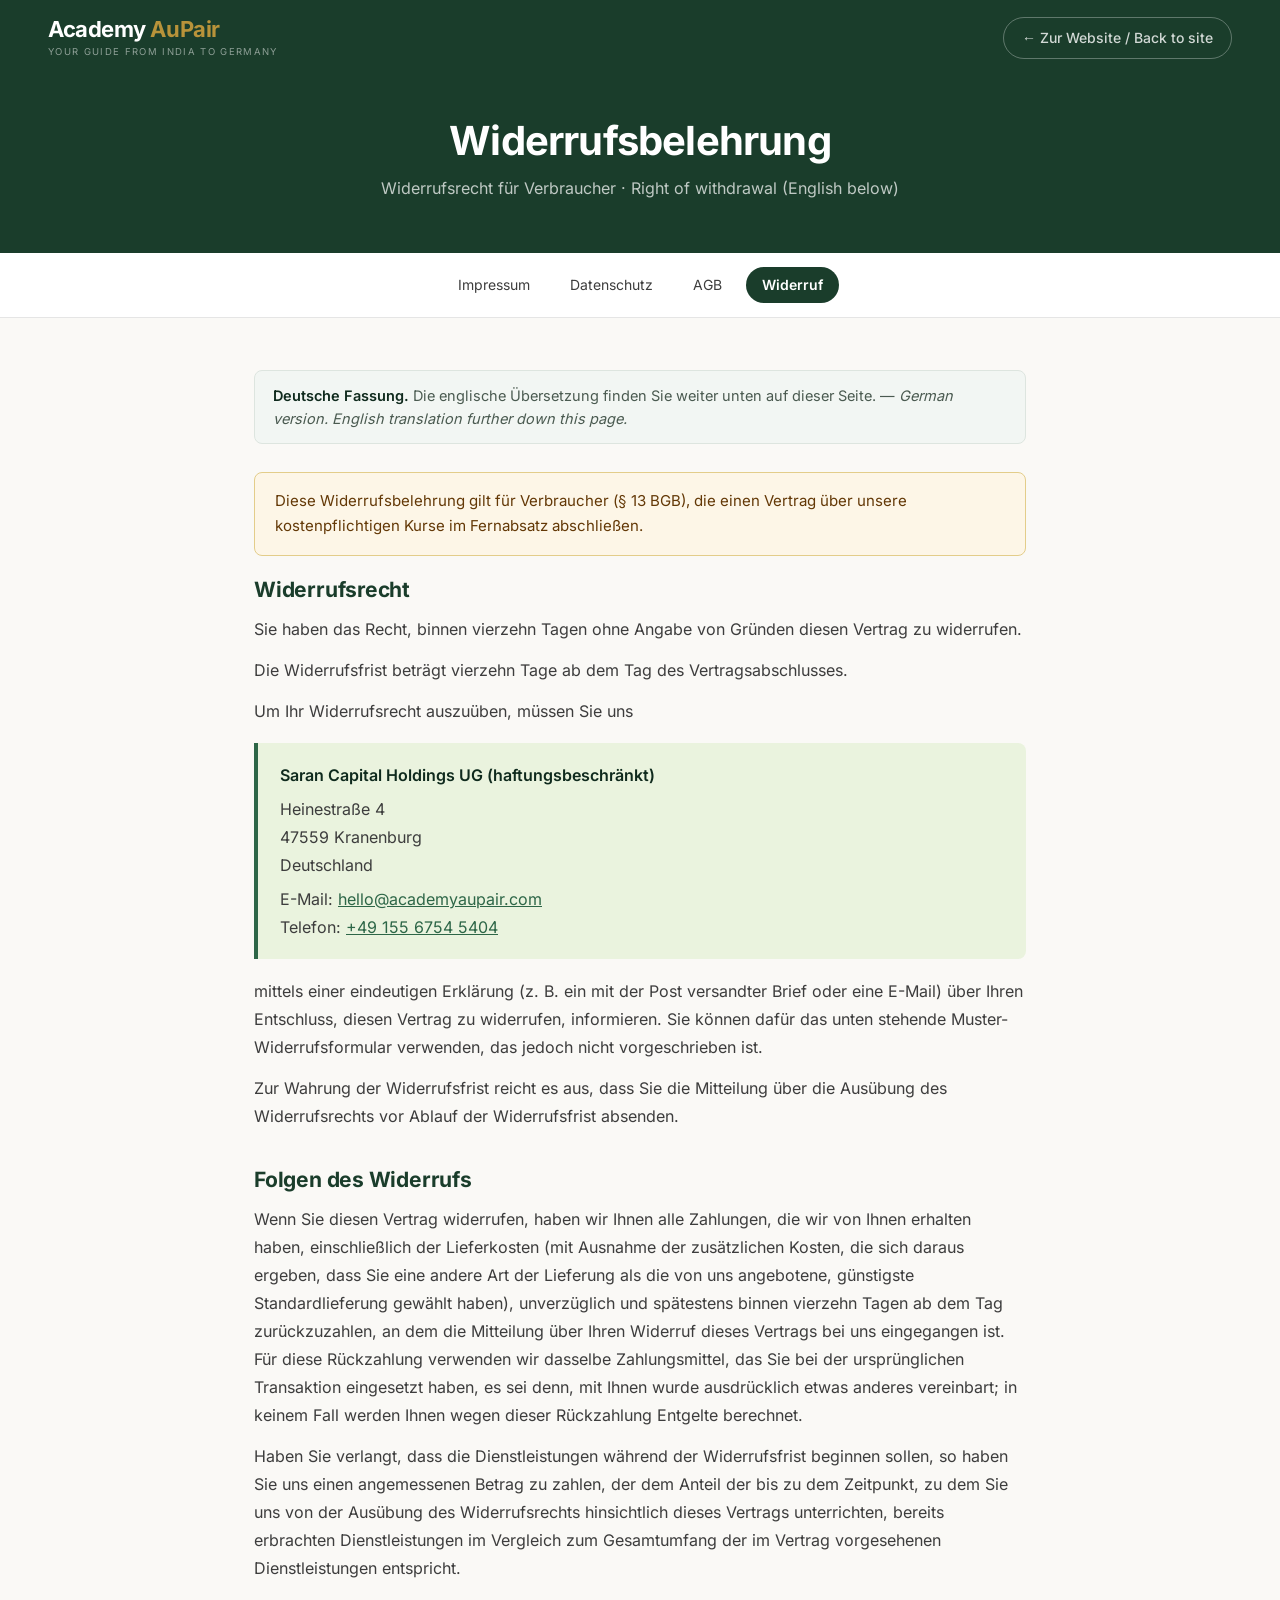
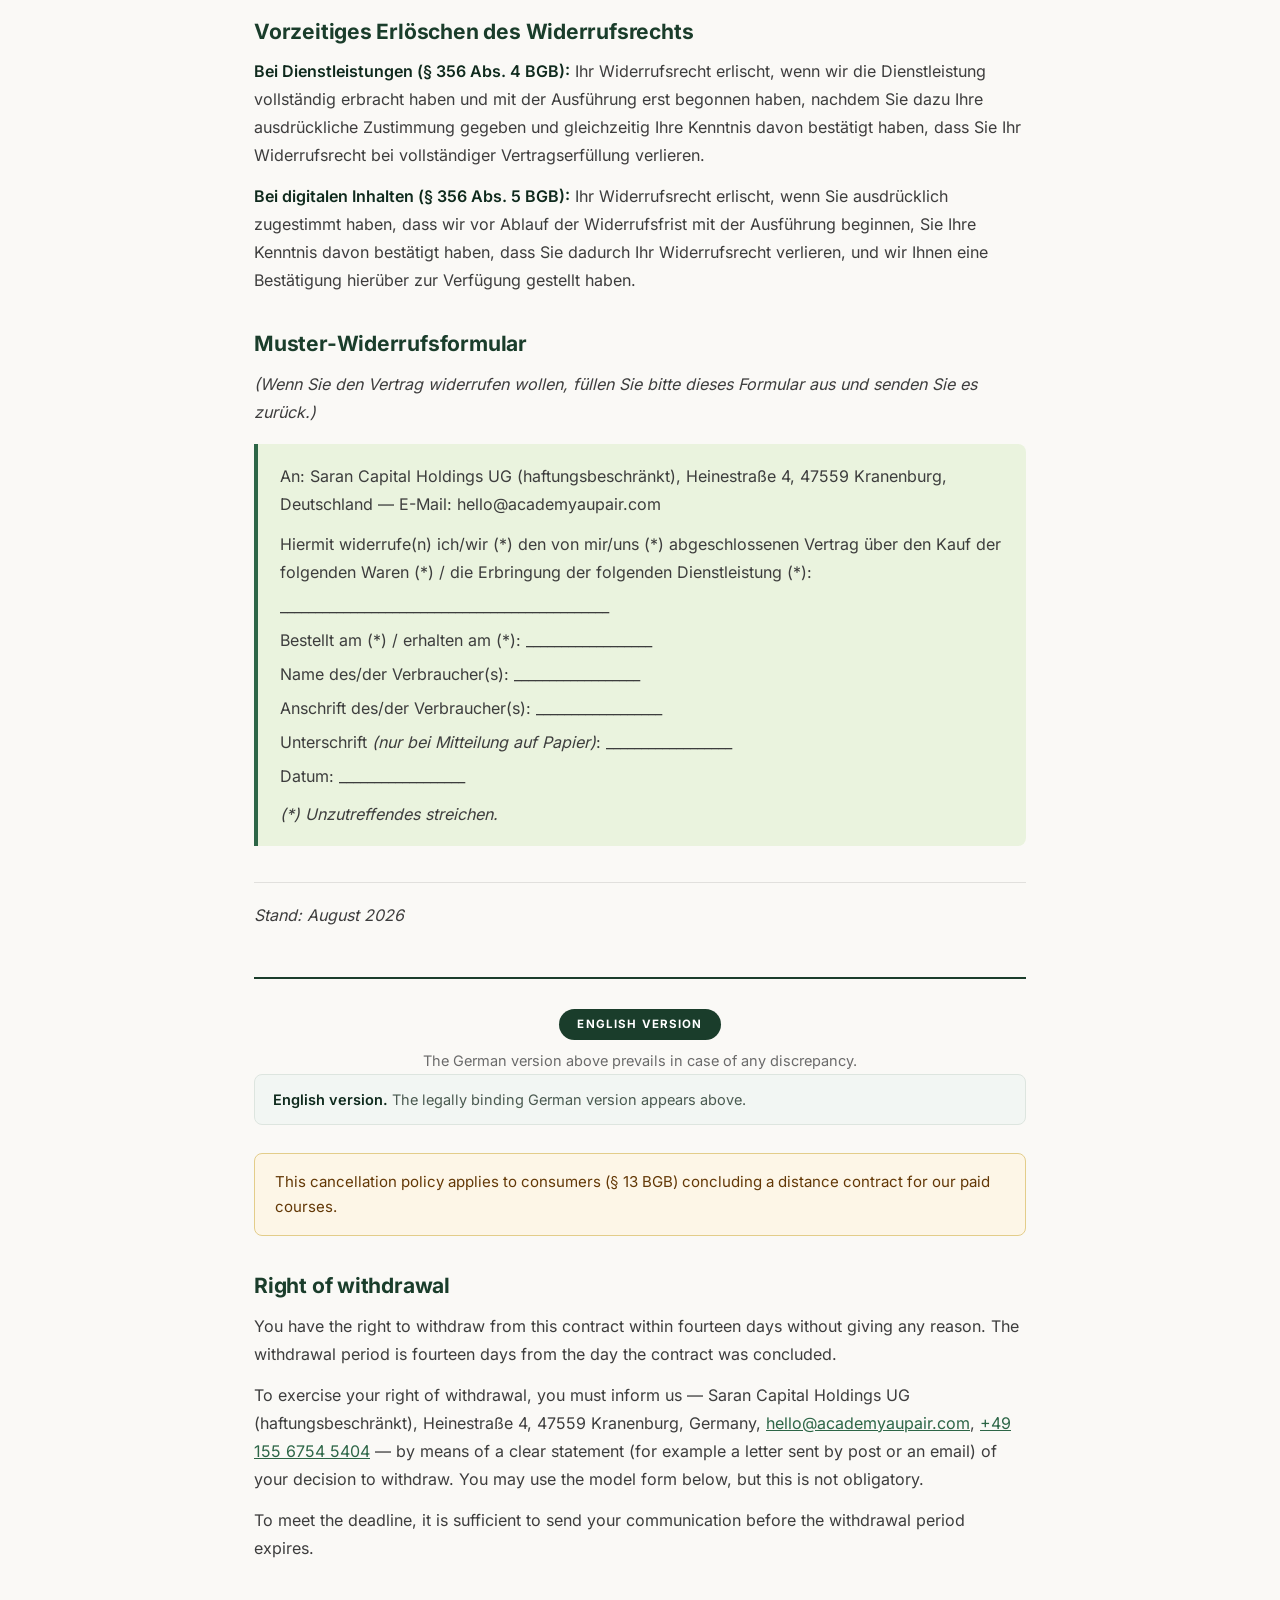
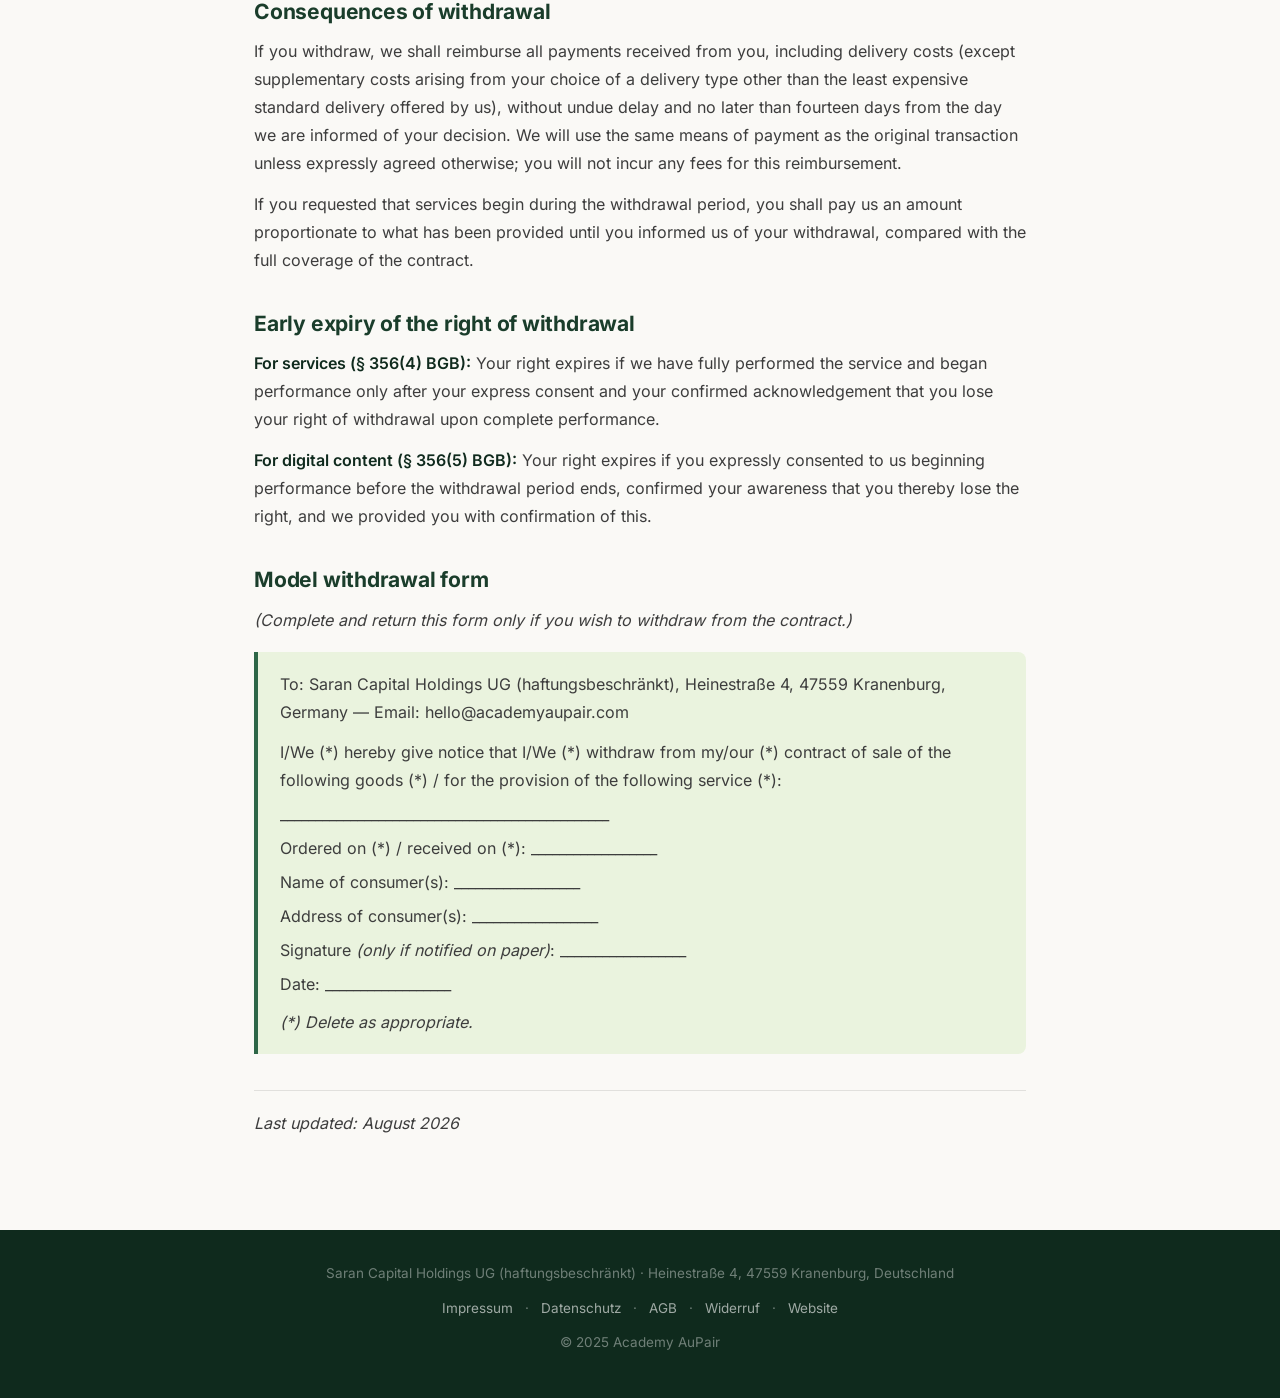
<file: widerruf.html>
<!DOCTYPE html>
<html lang="de">
<head>
<meta charset="UTF-8">
<meta name="viewport" content="width=device-width, initial-scale=1.0">
<title>Widerrufsbelehrung | Academy AuPair</title>
<meta name="robots" content="index, follow">
<link rel="stylesheet" href="legal.css">
</head>
<body>

<div class="topnav">
  <a href="index.html" class="brand">
    <span class="brand-name">Academy <span>AuPair</span></span>
    <span class="brand-sub">Your guide from India to Germany</span>
  </a>
  <a href="index.html" class="backlink">&larr; Zur Website / Back to site</a>
</div>

<div class="hero">
  <h1>Widerrufsbelehrung</h1>
  <p>Widerrufsrecht f&uuml;r Verbraucher &middot; Right of withdrawal (English below)</p>
</div>

<nav class="legal-nav">
    <a href="impressum.html">Impressum</a>
    <a href="privacy.html">Datenschutz</a>
    <a href="agb.html">AGB</a>
    <a href="widerruf.html" class="active">Widerruf</a>
</nav>

<div class="wrap">
<div class="langnote"><strong>Deutsche Fassung.</strong> Die englische &Uuml;bersetzung finden Sie weiter unten auf dieser Seite. &mdash; <em>German version. English translation further down this page.</em></div>

<div class="note"><p>Diese Widerrufsbelehrung gilt f&uuml;r Verbraucher (&sect; 13 BGB), die einen Vertrag &uuml;ber unsere kostenpflichtigen Kurse im Fernabsatz abschlie&szlig;en.</p></div>

<h2>Widerrufsrecht</h2>
<p>Sie haben das Recht, binnen vierzehn Tagen ohne Angabe von Gr&uuml;nden diesen Vertrag zu widerrufen.</p>
<p>Die Widerrufsfrist betr&auml;gt vierzehn Tage ab dem Tag des Vertragsabschlusses.</p>
<p>Um Ihr Widerrufsrecht auszu&uuml;ben, m&uuml;ssen Sie uns</p>
<div class="box">
  <p><strong>Saran Capital Holdings UG (haftungsbeschr&auml;nkt)</strong></p>
  <p>Heinestra&szlig;e 4<br>47559 Kranenburg<br>Deutschland</p>
  <p>E-Mail: <a href="mailto:hello@academyaupair.com">hello@academyaupair.com</a><br>Telefon: <a href="tel:+4915567545404">+49 155 6754 5404</a></p>
</div>
<p>mittels einer eindeutigen Erkl&auml;rung (z.&nbsp;B. ein mit der Post versandter Brief oder eine E-Mail) &uuml;ber Ihren Entschluss, diesen Vertrag zu widerrufen, informieren. Sie k&ouml;nnen daf&uuml;r das unten stehende Muster-Widerrufsformular verwenden, das jedoch nicht vorgeschrieben ist.</p>
<p>Zur Wahrung der Widerrufsfrist reicht es aus, dass Sie die Mitteilung &uuml;ber die Aus&uuml;bung des Widerrufsrechts vor Ablauf der Widerrufsfrist absenden.</p>

<h2>Folgen des Widerrufs</h2>
<p>Wenn Sie diesen Vertrag widerrufen, haben wir Ihnen alle Zahlungen, die wir von Ihnen erhalten haben, einschlie&szlig;lich der Lieferkosten (mit Ausnahme der zus&auml;tzlichen Kosten, die sich daraus ergeben, dass Sie eine andere Art der Lieferung als die von uns angebotene, g&uuml;nstigste Standardlieferung gew&auml;hlt haben), unverz&uuml;glich und sp&auml;testens binnen vierzehn Tagen ab dem Tag zur&uuml;ckzuzahlen, an dem die Mitteilung &uuml;ber Ihren Widerruf dieses Vertrags bei uns eingegangen ist. F&uuml;r diese R&uuml;ckzahlung verwenden wir dasselbe Zahlungsmittel, das Sie bei der urspr&uuml;nglichen Transaktion eingesetzt haben, es sei denn, mit Ihnen wurde ausdr&uuml;cklich etwas anderes vereinbart; in keinem Fall werden Ihnen wegen dieser R&uuml;ckzahlung Entgelte berechnet.</p>
<p>Haben Sie verlangt, dass die Dienstleistungen w&auml;hrend der Widerrufsfrist beginnen sollen, so haben Sie uns einen angemessenen Betrag zu zahlen, der dem Anteil der bis zu dem Zeitpunkt, zu dem Sie uns von der Aus&uuml;bung des Widerrufsrechts hinsichtlich dieses Vertrags unterrichten, bereits erbrachten Dienstleistungen im Vergleich zum Gesamtumfang der im Vertrag vorgesehenen Dienstleistungen entspricht.</p>

<h2>Vorzeitiges Erl&ouml;schen des Widerrufsrechts</h2>
<p><strong>Bei Dienstleistungen (&sect; 356 Abs. 4 BGB):</strong> Ihr Widerrufsrecht erlischt, wenn wir die Dienstleistung vollst&auml;ndig erbracht haben und mit der Ausf&uuml;hrung erst begonnen haben, nachdem Sie dazu Ihre ausdr&uuml;ckliche Zustimmung gegeben und gleichzeitig Ihre Kenntnis davon best&auml;tigt haben, dass Sie Ihr Widerrufsrecht bei vollst&auml;ndiger Vertragserf&uuml;llung verlieren.</p>
<p><strong>Bei digitalen Inhalten (&sect; 356 Abs. 5 BGB):</strong> Ihr Widerrufsrecht erlischt, wenn Sie ausdr&uuml;cklich zugestimmt haben, dass wir vor Ablauf der Widerrufsfrist mit der Ausf&uuml;hrung beginnen, Sie Ihre Kenntnis davon best&auml;tigt haben, dass Sie dadurch Ihr Widerrufsrecht verlieren, und wir Ihnen eine Best&auml;tigung hier&uuml;ber zur Verf&uuml;gung gestellt haben.</p>

<h2>Muster-Widerrufsformular</h2>
<p><em>(Wenn Sie den Vertrag widerrufen wollen, f&uuml;llen Sie bitte dieses Formular aus und senden Sie es zur&uuml;ck.)</em></p>
<div class="box">
  <p>An: Saran Capital Holdings UG (haftungsbeschr&auml;nkt), Heinestra&szlig;e 4, 47559 Kranenburg, Deutschland &mdash; E-Mail: hello@academyaupair.com</p>
  <p style="margin-top:12px;">Hiermit widerrufe(n) ich/wir (*) den von mir/uns (*) abgeschlossenen Vertrag &uuml;ber den Kauf der folgenden Waren (*) / die Erbringung der folgenden Dienstleistung (*):</p>
  <p>_______________________________________________</p>
  <p>Bestellt am (*) / erhalten am (*): __________________</p>
  <p>Name des/der Verbraucher(s): __________________</p>
  <p>Anschrift des/der Verbraucher(s): __________________</p>
  <p>Unterschrift <em>(nur bei Mitteilung auf Papier)</em>: __________________</p>
  <p>Datum: __________________</p>
  <p style="margin-top:10px;"><em>(*) Unzutreffendes streichen.</em></p>
</div>

<p class="updated">Stand: August 2026</p>

<div class="divider">
  <div class="divider-badge">English version</div>
  <p>The German version above prevails in case of any discrepancy.</p>
</div>
<div class="langnote"><strong>English version.</strong> The legally binding German version appears above.</div>

<div class="note"><p>This cancellation policy applies to consumers (&sect; 13 BGB) concluding a distance contract for our paid courses.</p></div>

<h2>Right of withdrawal</h2>
<p>You have the right to withdraw from this contract within fourteen days without giving any reason. The withdrawal period is fourteen days from the day the contract was concluded.</p>
<p>To exercise your right of withdrawal, you must inform us &mdash; Saran Capital Holdings UG (haftungsbeschr&auml;nkt), Heinestra&szlig;e 4, 47559 Kranenburg, Germany, <a href="mailto:hello@academyaupair.com">hello@academyaupair.com</a>, <a href="tel:+4915567545404">+49 155 6754 5404</a> &mdash; by means of a clear statement (for example a letter sent by post or an email) of your decision to withdraw. You may use the model form below, but this is not obligatory.</p>
<p>To meet the deadline, it is sufficient to send your communication before the withdrawal period expires.</p>

<h2>Consequences of withdrawal</h2>
<p>If you withdraw, we shall reimburse all payments received from you, including delivery costs (except supplementary costs arising from your choice of a delivery type other than the least expensive standard delivery offered by us), without undue delay and no later than fourteen days from the day we are informed of your decision. We will use the same means of payment as the original transaction unless expressly agreed otherwise; you will not incur any fees for this reimbursement.</p>
<p>If you requested that services begin during the withdrawal period, you shall pay us an amount proportionate to what has been provided until you informed us of your withdrawal, compared with the full coverage of the contract.</p>

<h2>Early expiry of the right of withdrawal</h2>
<p><strong>For services (&sect; 356(4) BGB):</strong> Your right expires if we have fully performed the service and began performance only after your express consent and your confirmed acknowledgement that you lose your right of withdrawal upon complete performance.</p>
<p><strong>For digital content (&sect; 356(5) BGB):</strong> Your right expires if you expressly consented to us beginning performance before the withdrawal period ends, confirmed your awareness that you thereby lose the right, and we provided you with confirmation of this.</p>

<h2>Model withdrawal form</h2>
<p><em>(Complete and return this form only if you wish to withdraw from the contract.)</em></p>
<div class="box">
  <p>To: Saran Capital Holdings UG (haftungsbeschr&auml;nkt), Heinestra&szlig;e 4, 47559 Kranenburg, Germany &mdash; Email: hello@academyaupair.com</p>
  <p style="margin-top:12px;">I/We (*) hereby give notice that I/We (*) withdraw from my/our (*) contract of sale of the following goods (*) / for the provision of the following service (*):</p>
  <p>_______________________________________________</p>
  <p>Ordered on (*) / received on (*): __________________</p>
  <p>Name of consumer(s): __________________</p>
  <p>Address of consumer(s): __________________</p>
  <p>Signature <em>(only if notified on paper)</em>: __________________</p>
  <p>Date: __________________</p>
  <p style="margin-top:10px;"><em>(*) Delete as appropriate.</em></p>
</div>

<p class="updated">Last updated: August 2026</p>

</div>

<footer>
  <p>Saran Capital Holdings UG (haftungsbeschr&auml;nkt) &middot; Heinestra&szlig;e 4, 47559 Kranenburg, Deutschland</p>
  <p>
    <a href="impressum.html">Impressum</a> &middot;
    <a href="privacy.html">Datenschutz</a> &middot;
    <a href="agb.html">AGB</a> &middot;
    <a href="widerruf.html">Widerruf</a> &middot;
    <a href="index.html">Website</a>
  </p>
  <p style="margin-top:12px;">&copy; 2025 Academy AuPair</p>
</footer>

</body>
</html>
</file>
<file: legal.css>
:root{
  --green:#1a3d2b; --green-mid:#2d6647; --green-light:#eaf3de; --green-dark:#0f2a1d;
  --gold:#b8933a; --gold-light:#fdf6e7; --gold-dark:#633806;
  --white:#fff; --off-white:#faf9f6;
  --text:#1a1a1a; --text-mid:#3d3d3d; --text-muted:#6b6b6b;
  --border:rgba(0,0,0,0.1); --radius:12px; --radius-sm:8px;
}
@font-face{font-family:'Inter';font-style:normal;font-weight:300;font-display:swap;src:url('fonts/inter-300.woff2') format('woff2');}
@font-face{font-family:'Inter';font-style:normal;font-weight:400;font-display:swap;src:url('fonts/inter-400.woff2') format('woff2');}
@font-face{font-family:'Inter';font-style:normal;font-weight:500;font-display:swap;src:url('fonts/inter-500.woff2') format('woff2');}
@font-face{font-family:'Inter';font-style:normal;font-weight:600;font-display:swap;src:url('fonts/inter-600.woff2') format('woff2');}
@font-face{font-family:'Inter';font-style:normal;font-weight:700;font-display:swap;src:url('fonts/inter-700.woff2') format('woff2');}

*{margin:0;padding:0;box-sizing:border-box;}
body{font-family:'Inter',-apple-system,BlinkMacSystemFont,'Segoe UI',sans-serif;background:var(--off-white);color:var(--text);line-height:1.7;-webkit-font-smoothing:antialiased;}

.topnav{background:var(--green);padding:16px 48px;display:flex;align-items:center;justify-content:space-between;gap:16px;flex-wrap:wrap;}
.brand{display:flex;flex-direction:column;text-decoration:none;}
.brand-name{font-size:22px;font-weight:700;color:#fff;letter-spacing:-0.02em;line-height:1.2;}
.brand-name span{color:var(--gold);}
.brand-sub{font-size:9.5px;letter-spacing:0.14em;text-transform:uppercase;color:rgba(255,255,255,0.5);margin-top:2px;}
.backlink{color:rgba(255,255,255,0.8);text-decoration:none;font-size:14px;font-weight:500;border:1px solid rgba(255,255,255,0.3);padding:8px 18px;border-radius:50px;transition:all .15s;}
.backlink:hover{border-color:var(--gold);color:var(--gold);}

.hero{background:var(--green);padding:40px 48px 52px;text-align:center;}
.hero h1{font-size:clamp(26px,5vw,40px);color:#fff;font-weight:700;letter-spacing:-0.02em;line-height:1.2;margin-bottom:10px;}
.hero p{font-size:16px;color:rgba(255,255,255,0.72);max-width:620px;margin:0 auto;line-height:1.65;}

.legal-nav{background:#fff;border-bottom:1px solid var(--border);padding:14px 24px;display:flex;gap:8px;justify-content:center;flex-wrap:wrap;}
.legal-nav a{font-size:14px;color:var(--text-mid);text-decoration:none;padding:6px 16px;border-radius:50px;transition:all .15s;}
.legal-nav a:hover{background:var(--green-light);color:var(--green);}
.legal-nav a.active{background:var(--green);color:#fff;font-weight:600;}

.wrap{max-width:820px;margin:0 auto;padding:52px 24px 80px;}
.wrap h2{font-size:21px;color:var(--green);margin:36px 0 12px;font-weight:700;line-height:1.3;letter-spacing:-0.01em;}
.wrap h2:first-of-type{margin-top:0;}
.wrap h3{font-size:16.5px;color:var(--green);margin:24px 0 8px;font-weight:700;}
.wrap p{font-size:16px;line-height:1.75;color:var(--text-mid);margin-bottom:13px;}
.wrap ul{margin:0 0 15px 20px;}
.wrap li{font-size:16px;line-height:1.75;color:var(--text-mid);margin-bottom:7px;}
.wrap a{color:var(--green-mid);text-decoration:underline;}
.wrap a:hover{color:var(--gold-dark);}
.wrap strong{color:var(--green-dark);font-weight:600;}

.box{background:var(--green-light);border-left:4px solid var(--green-mid);border-radius:0 8px 8px 0;padding:18px 22px;margin:18px 0;}
.box p{margin-bottom:6px;}
.box p:last-child{margin-bottom:0;}
.note{background:var(--gold-light);border:1px solid #e3cd8a;border-radius:8px;padding:16px 20px;margin:20px 0;}
.note p{font-size:15px;color:var(--gold-dark);margin-bottom:0;line-height:1.65;}
.langnote{background:#f2f6f3;border:1px solid #dde5df;border-radius:8px;padding:13px 18px;margin:0 0 28px;font-size:14.5px;color:#4a5a50;line-height:1.6;}

table{width:100%;border-collapse:collapse;margin:16px 0 22px;font-size:15px;}
th{background:var(--green);color:#fff;text-align:left;padding:10px 13px;font-weight:600;font-size:14px;}
td{padding:10px 13px;border-bottom:1px solid #e6ebe7;color:var(--text-mid);line-height:1.6;vertical-align:top;}
tr:nth-child(even) td{background:#f6f9f7;}

.divider{border-top:2px solid var(--green);margin:48px 0 0;padding:30px 0 0;text-align:center;}
.divider-badge{display:inline-block;background:var(--green);color:#fff;font-size:11.5px;font-weight:700;letter-spacing:0.1em;text-transform:uppercase;padding:6px 18px;border-radius:50px;margin-bottom:8px;}
.divider p{font-size:14.5px;color:var(--text-muted);margin:0;}

.updated{font-size:14px;color:var(--text-muted);font-style:italic;margin-top:36px;padding-top:18px;border-top:1px solid var(--border);}

footer{background:var(--green-dark);padding:32px 24px;text-align:center;}
footer p{font-size:13.5px;color:rgba(255,255,255,0.4);margin-bottom:12px;}
footer a{color:rgba(255,255,255,0.6);text-decoration:none;font-size:13.5px;margin:0 8px;}
footer a:hover{color:var(--gold);}

@media(max-width:768px){
  .topnav{padding:14px 16px;}
  .hero{padding:28px 16px 36px;}
  .wrap{padding:32px 16px 56px;}
  .wrap h2{font-size:19px;}
  .wrap p,.wrap li{font-size:15.5px;}
  table{font-size:13.5px;}
  th,td{padding:8px 9px;}
  .legal-nav{padding:12px 10px;gap:5px;}
  .legal-nav a{font-size:13px;padding:5px 12px;}
}
</file>
